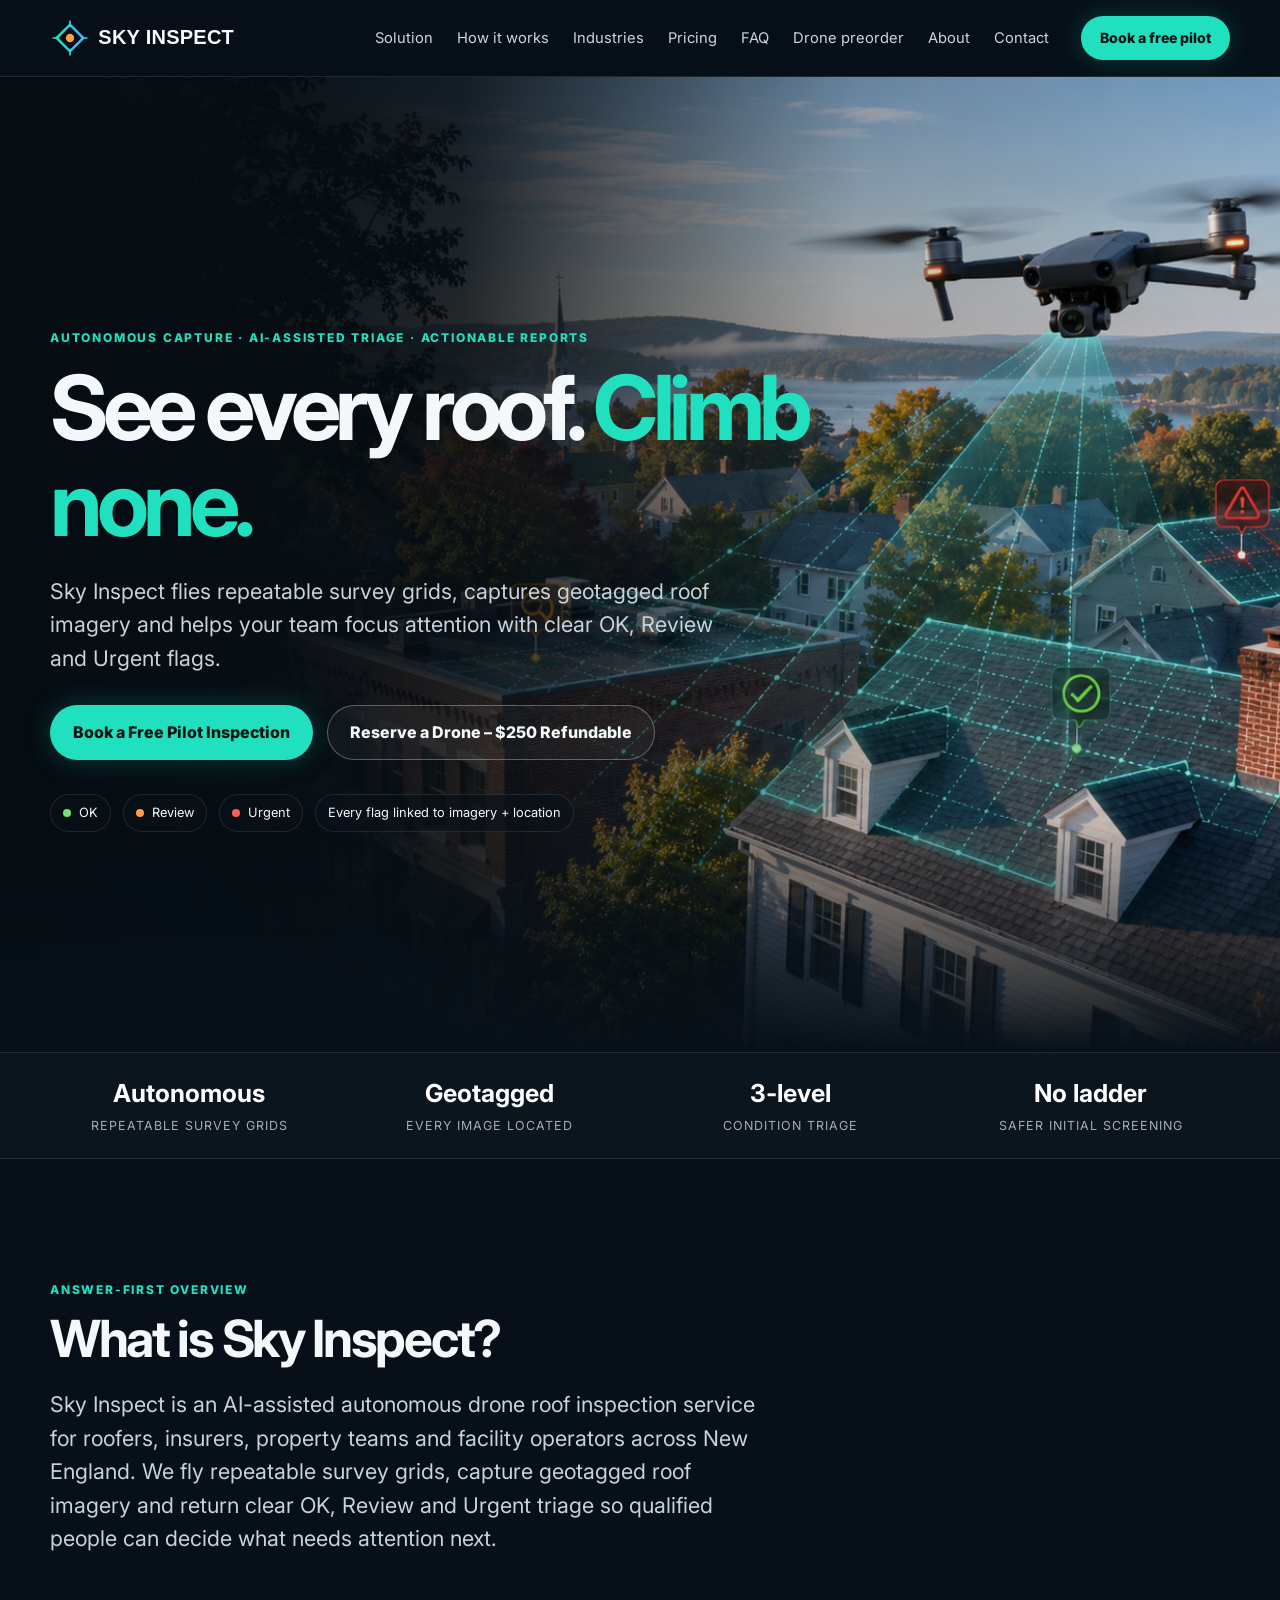
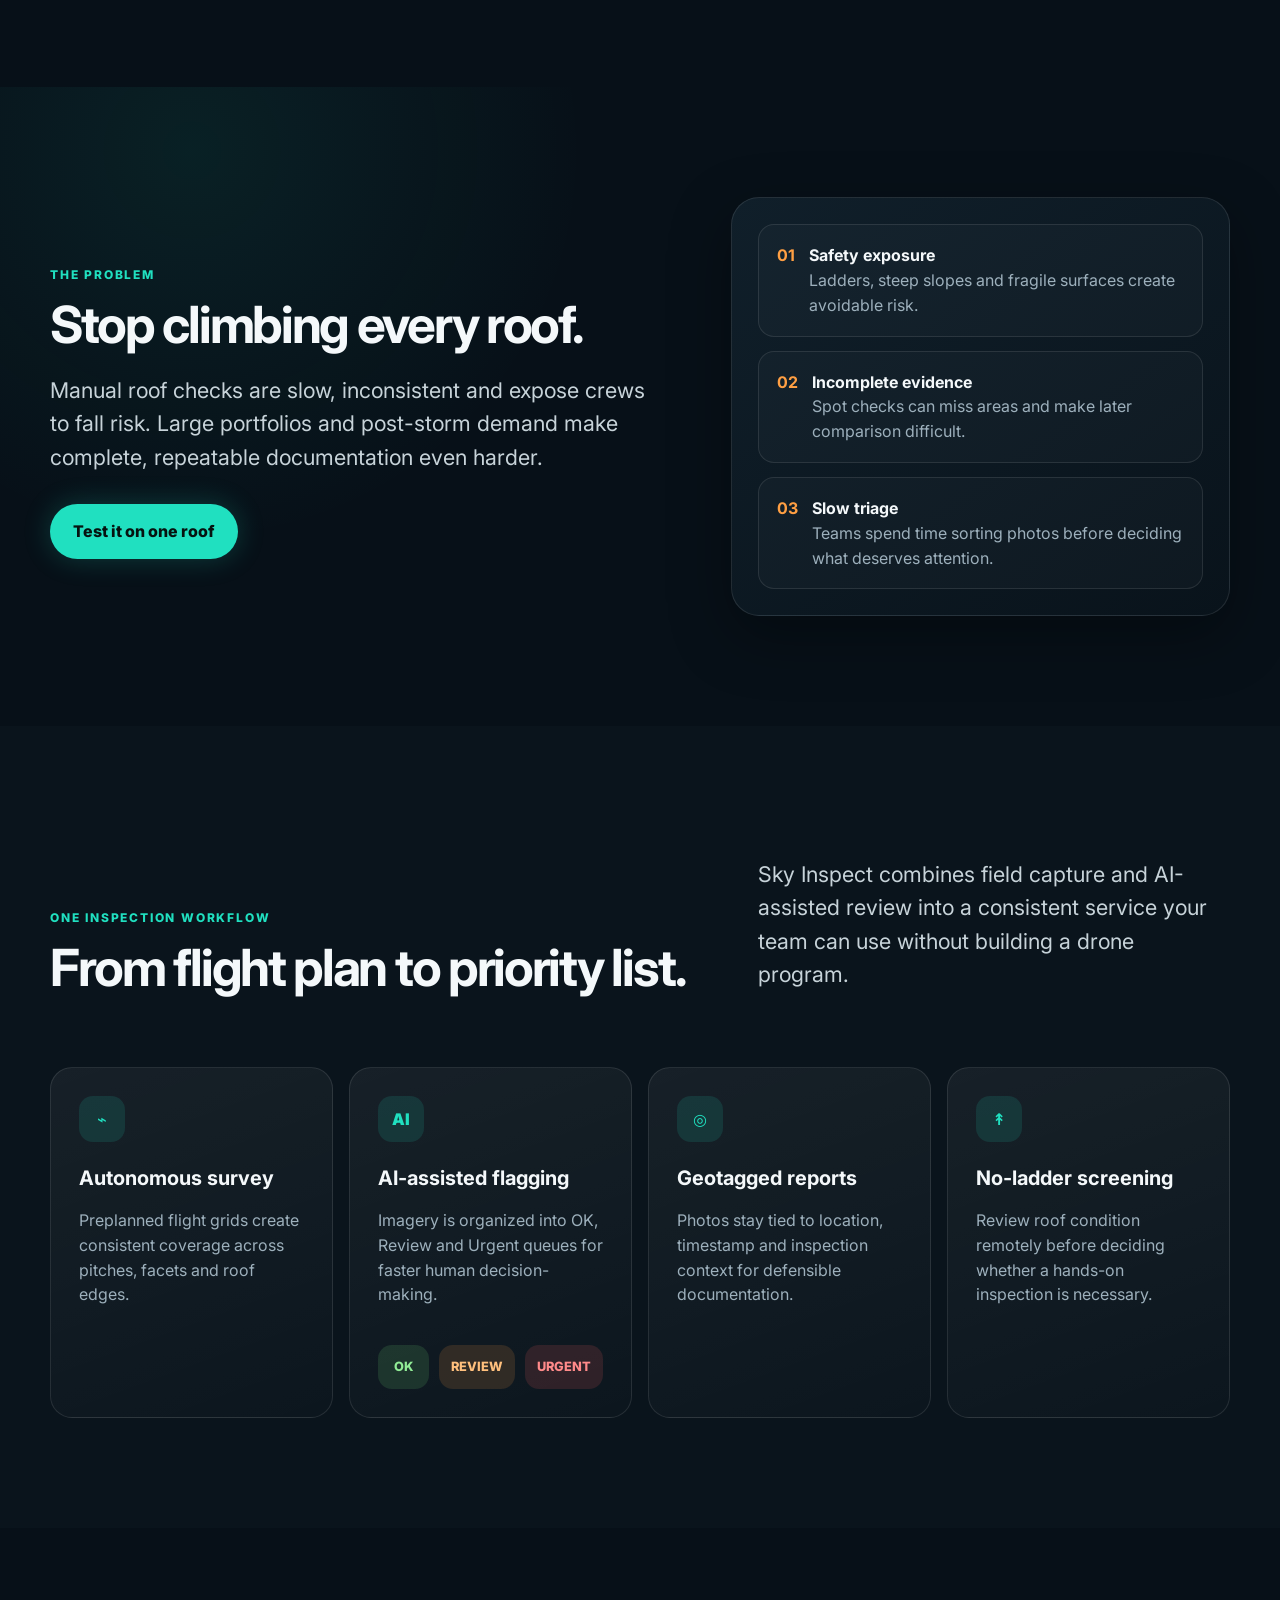
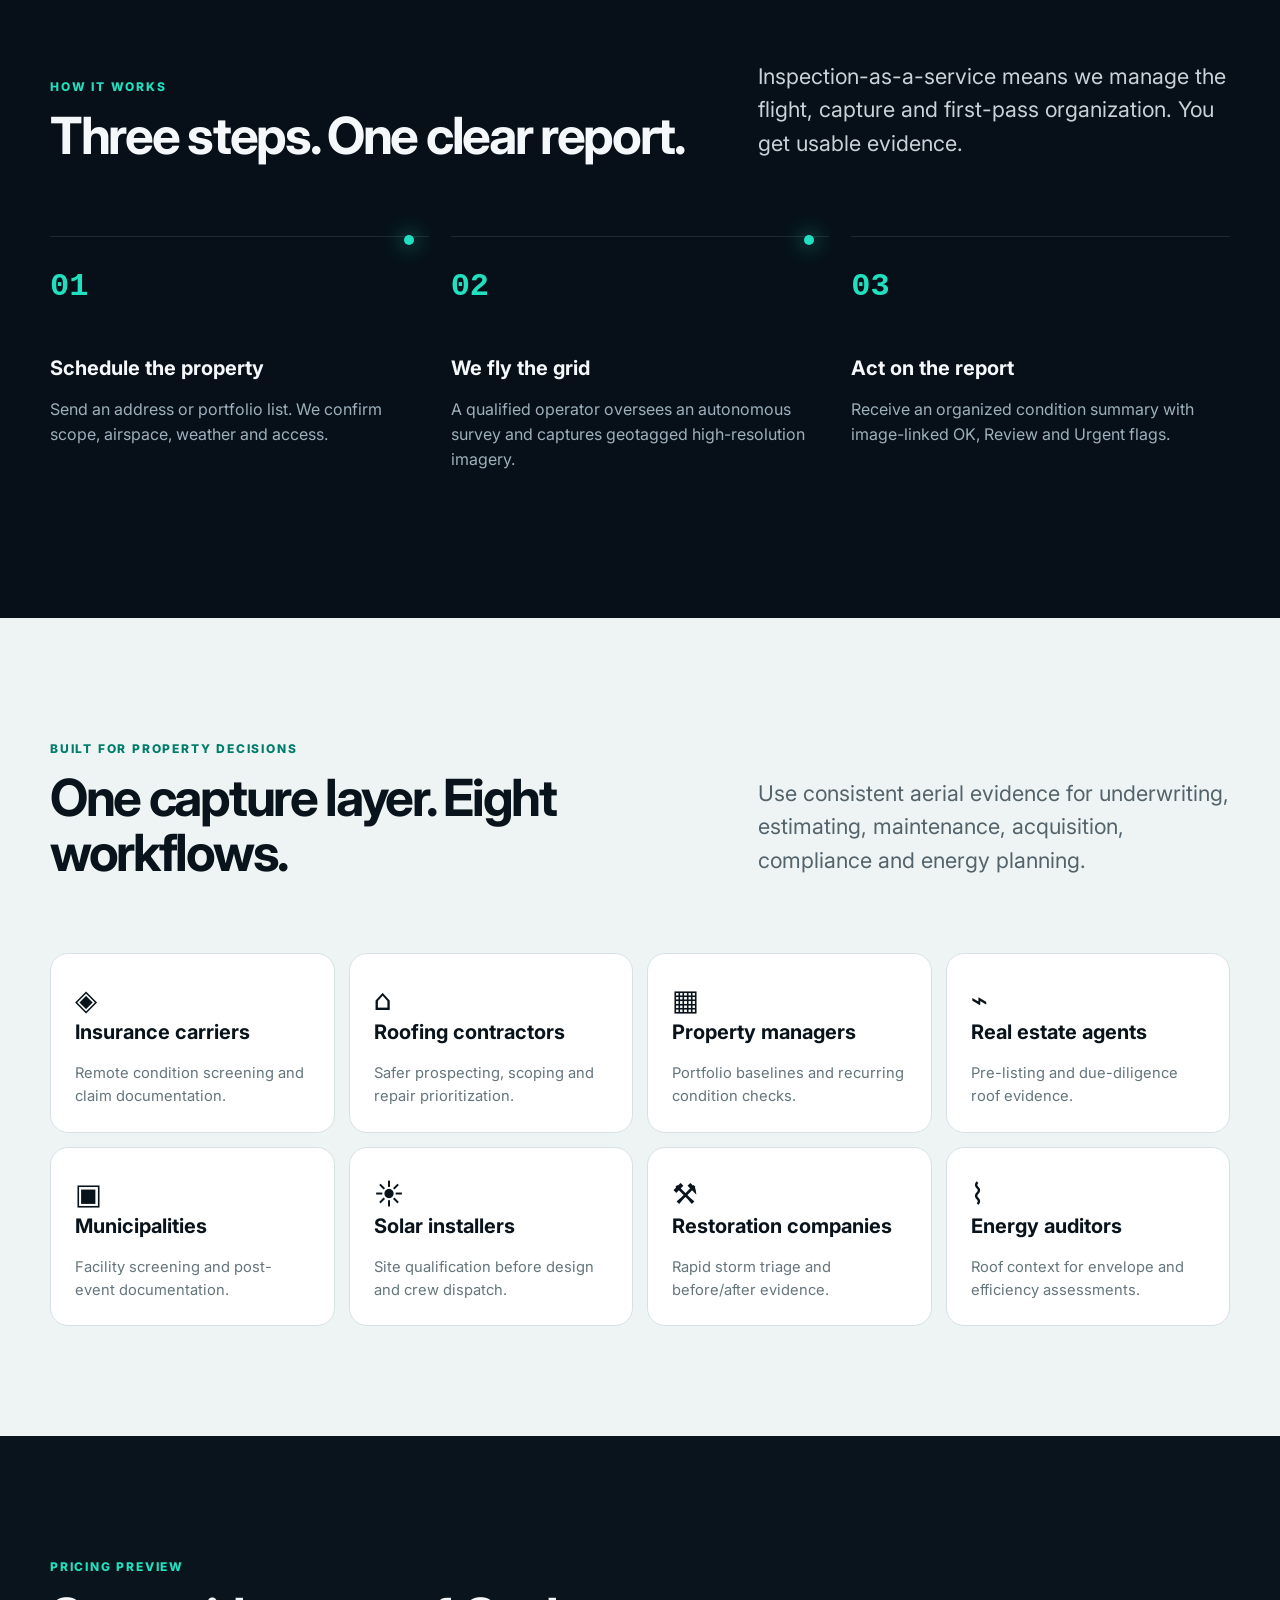
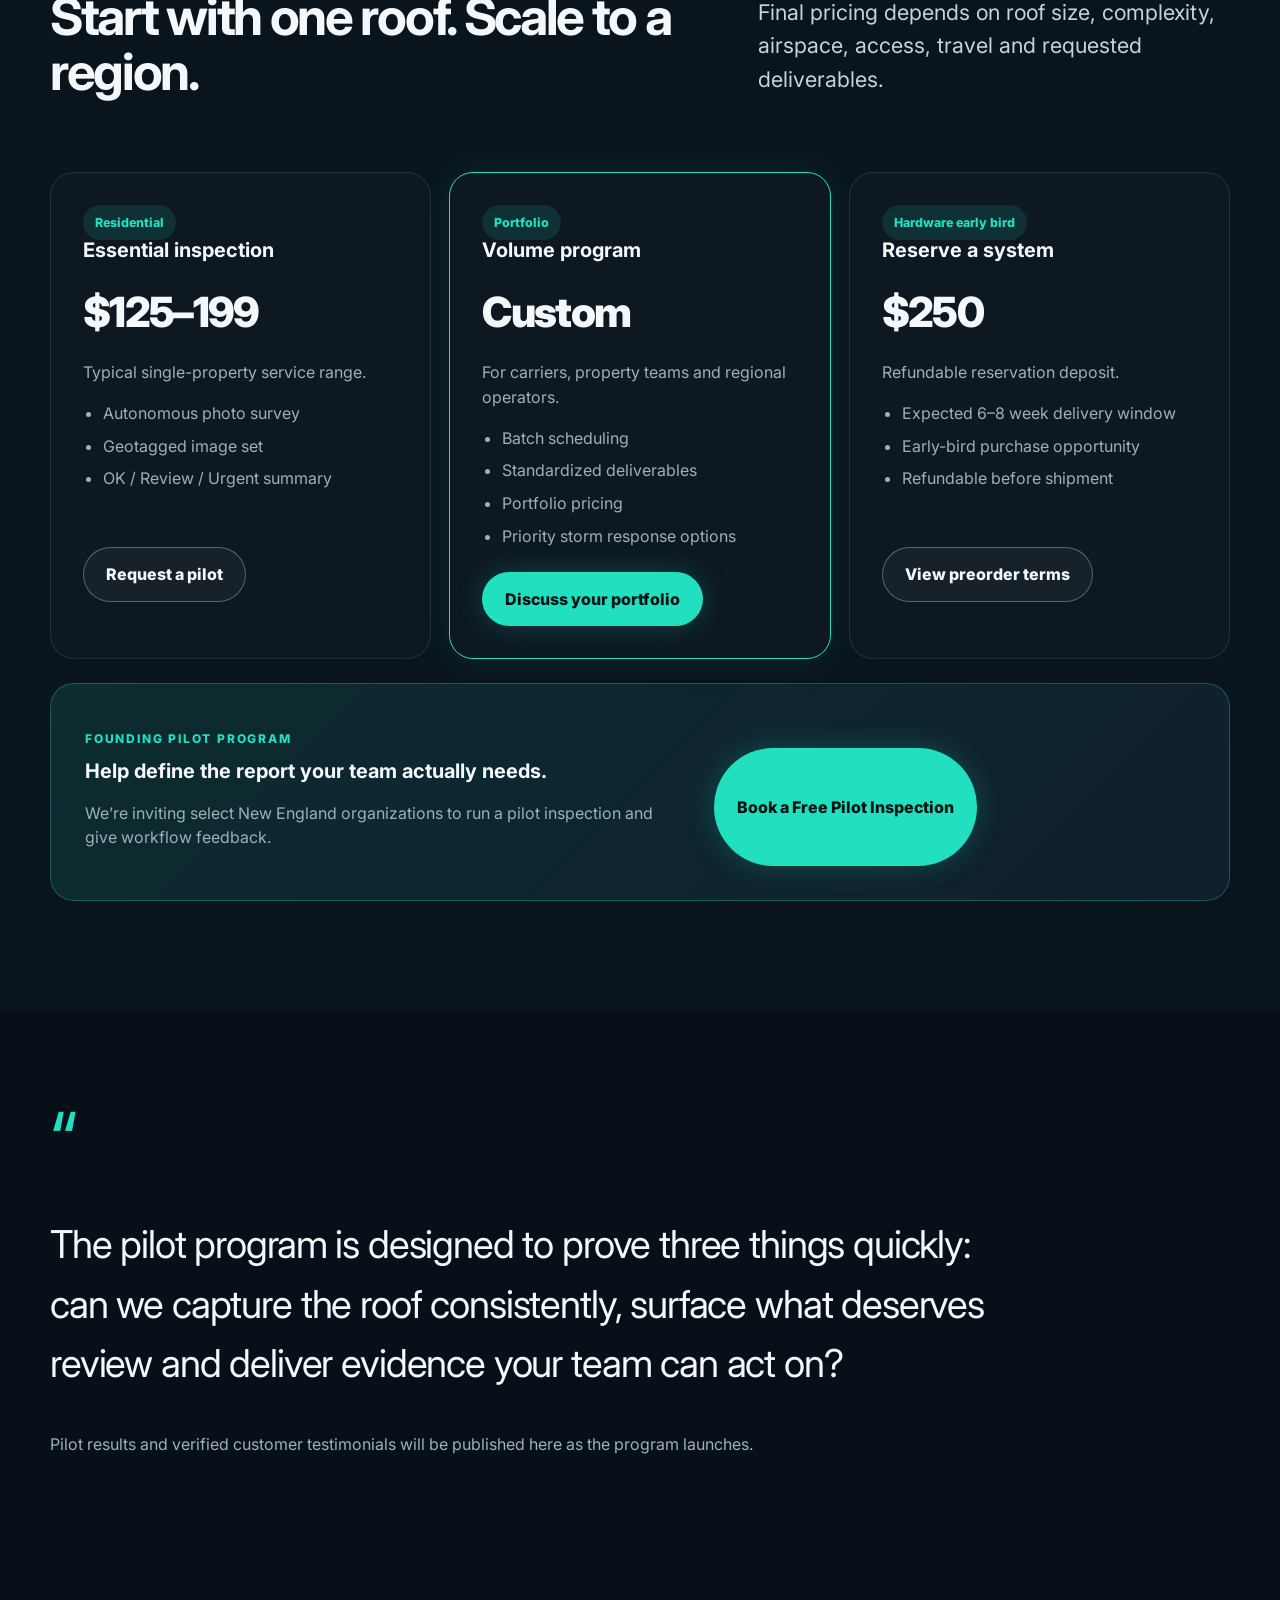
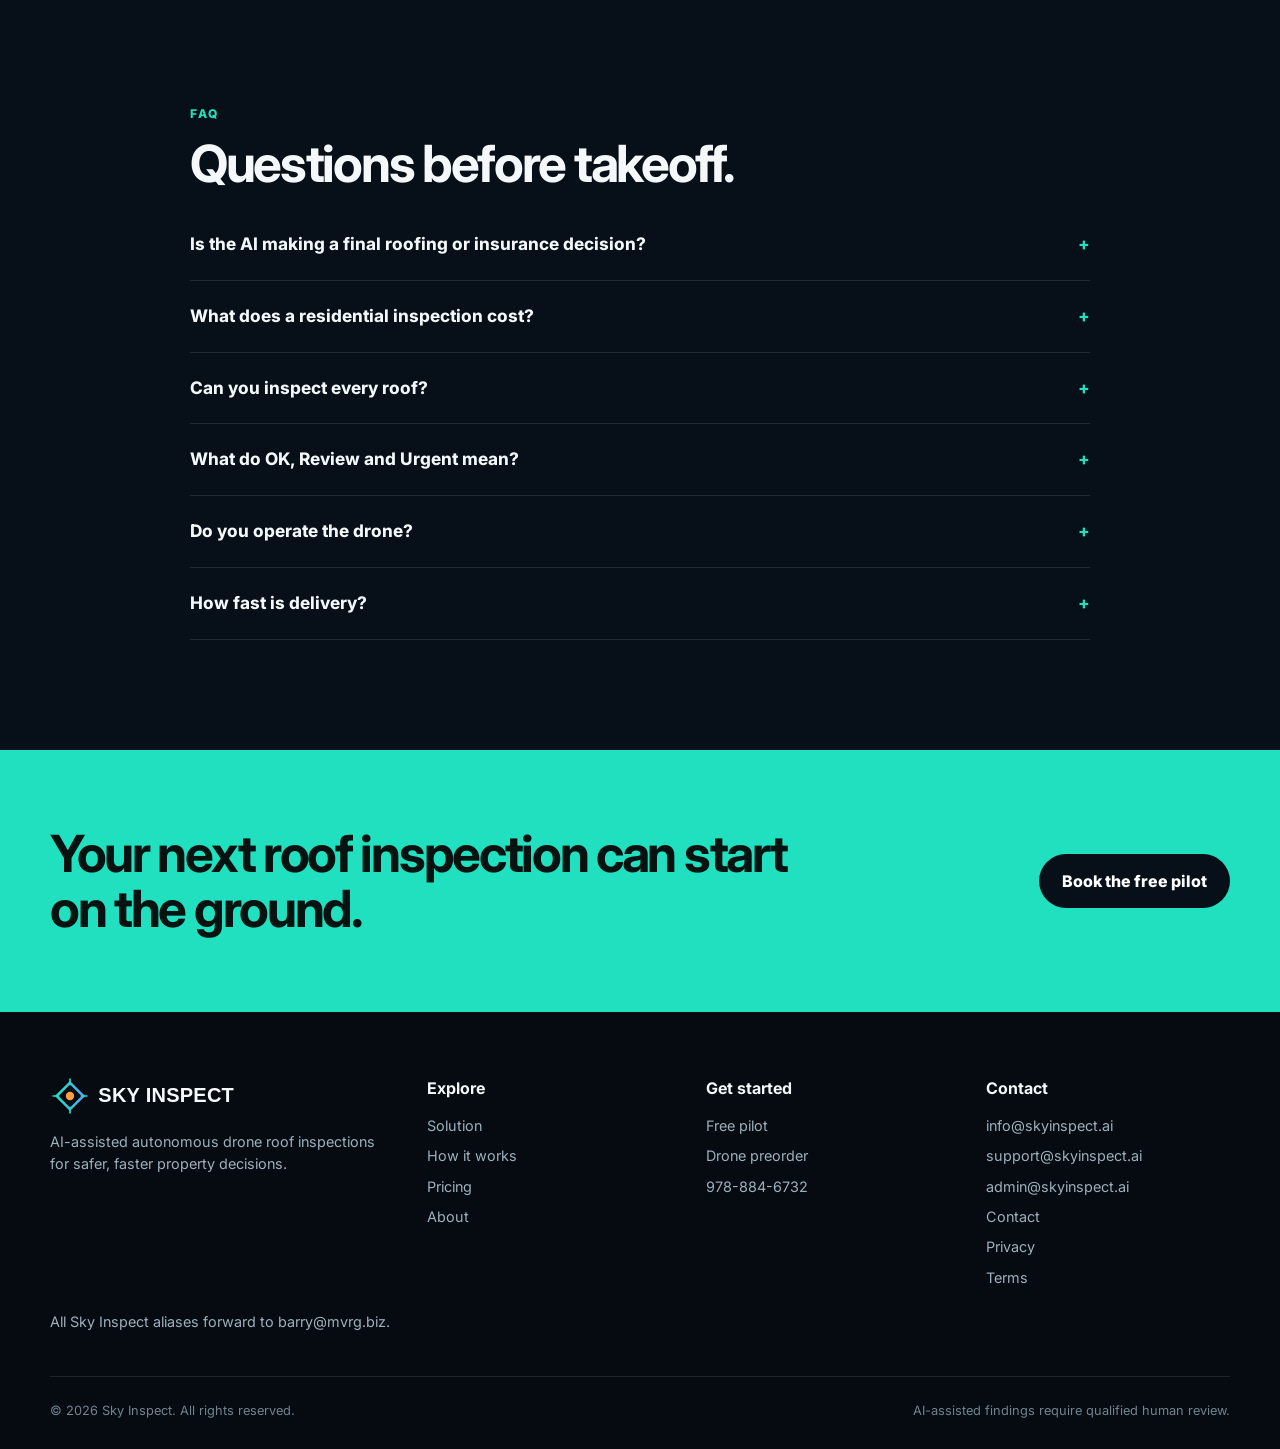
<file: index.html>
<!doctype html>
<html lang="en">
  <head>
    <meta charset="utf-8" />
    <meta name="viewport" content="width=device-width,initial-scale=1" />
    <script>document.documentElement.classList.add('js')</script>
    <title>Sky Inspect | AI-Assisted Autonomous Drone Roof Inspections</title>
    <meta
      name="description"
      content="Safer, faster roof inspections using autonomous drone survey grids, geotagged imagery and AI-assisted OK, Review and Urgent flagging."
    />
    <link rel="canonical" href="https://skyinspect.ai/" />
    <meta
      property="og:title"
      content="Sky Inspect — See every roof. Climb none."
    />
    <meta
      property="og:description"
      content="AI-assisted autonomous drone roof inspections for insurers, roofers and property teams."
    />
    <meta
      property="og:image"
      content="https://skyinspect.ai/assets/skyinspect-hero.png"
    />
    <link
      rel="icon"
      href="data:image/svg+xml,<svg xmlns=%22http://www.w3.org/2000/svg%22 viewBox=%220 0 100 100%22><rect width=%22100%22 height=%22100%22 rx=%2222%22 fill=%22%23071018%22/><path d=%22M15 50 50 15l35 35-35 35Z%22 fill=%22none%22 stroke=%22%2320e0c0%22 stroke-width=%228%22/><circle cx=%2250%22 cy=%2250%22 r=%2210%22 fill=%22%23ff9f43%22/></svg>"
    />
    <link rel="preconnect" href="https://fonts.googleapis.com" />
    <link rel="preconnect" href="https://fonts.gstatic.com" crossorigin />
    <link
      href="https://fonts.googleapis.com/css2?family=Inter:wght@400;500;600;700;800;900&display=swap"
      rel="stylesheet"
    />
    <link rel="stylesheet" href="/assets/styles.css" />
    <script type="application/ld+json">
      {
        "@context": "https://schema.org",
        "@graph": [
          {
            "@type": "ProfessionalService",
            "name": "Sky Inspect",
            "url": "https://skyinspect.ai",
            "telephone": "+1-978-884-6732",
            "email": "info@skyinspect.ai",
            "areaServed": "New England",
            "description": "AI-assisted autonomous drone roof inspection service."
          },
          {
            "@type": "Service",
            "name": "AI-assisted autonomous drone roof inspections",
            "provider": {
              "@type": "Organization",
              "name": "Sky Inspect",
              "url": "https://skyinspect.ai"
            },
            "areaServed": "New England",
            "serviceType": "Drone roof inspection",
            "audience": {
              "@type": "Audience",
              "audienceType": "Roofers, insurers, property managers and facility teams"
            },
            "description": "Sky Inspect flies repeatable survey grids, captures geotagged imagery and returns OK, Review and Urgent triage for qualified human review."
          },
          {
            "@type": "FAQPage",
            "mainEntity": [
              {
                "@type": "Question",
                "name": "Is the AI making a final roofing or insurance decision?",
                "acceptedAnswer": {
                  "@type": "Answer",
                  "text": "No. Sky Inspect provides AI-assisted condition flags to help qualified people prioritize review. It is not a substitute for engineering judgment, coverage determination, code review or a hands-on inspection when one is required."
                }
              },
              {
                "@type": "Question",
                "name": "What does a residential inspection cost?",
                "acceptedAnswer": {
                  "@type": "Answer",
                  "text": "Typical residential service is expected to range from $125 to $199 depending on roof size, complexity, airspace, travel and deliverables. We confirm price before scheduling."
                }
              },
              {
                "@type": "Question",
                "name": "Can you inspect every roof?",
                "acceptedAnswer": {
                  "@type": "Answer",
                  "text": "Most roofs can be surveyed, but flights depend on weather, airspace authorization, property access, local restrictions and safe operating conditions."
                }
              },
              {
                "@type": "Question",
                "name": "What do OK, Review and Urgent mean?",
                "acceptedAnswer": {
                  "@type": "Answer",
                  "text": "They are triage labels. OK means no obvious issue was flagged in the reviewed imagery; Review means a qualified person should examine the evidence; Urgent means the imagery appears to warrant prompt human attention. They are not warranties or final diagnoses."
                }
              }
            ]
          }
        ]
      }
    </script>
  </head>
  <body>
    <header class="site-header">
      <div class="container nav">
        <a href="/" aria-label="Sky Inspect home"
          ><img class="logo" src="/assets/logo.svg" alt="Sky Inspect"
        /></a>
        <nav class="navlinks" aria-label="Primary">
          <a href="#solution">Solution</a><a href="#process">How it works</a
          ><a href="#industries">Industries</a><a href="#pricing">Pricing</a
          ><a href="#faq">FAQ</a><a href="/preorder/">Drone preorder</a
          ><a href="/about/">About</a><a href="/contact/">Contact</a>
        </nav>
        <button
          class="menu"
          aria-label="Toggle navigation"
          aria-expanded="false"
        >
          ☰</button
        ><a class="btn btn-primary btn-small" href="/pilot/"
          >Book a free pilot</a
        >
      </div>
    </header>
    <main>
      <section class="hero">
        <video
          class="hero-video"
          autoplay
          muted
          loop
          playsinline
          preload="metadata"
          poster="/assets/skyinspect-hero.png"
          aria-hidden="true"
          tabindex="-1"
        >
          <source src="/assets/hero-city-drone-bg.mp4" type="video/mp4" />
        </video>
        <div class="container hero-content">
          <p class="eyebrow">
            Autonomous capture · AI-assisted triage · Actionable reports
          </p>
          <h1>See every roof. <span>Climb none.</span></h1>
          <p class="lead">
            Sky Inspect flies repeatable survey grids, captures geotagged roof
            imagery and helps your team focus attention with clear OK, Review
            and Urgent flags.
          </p>
          <div class="actions">
            <a class="btn btn-primary" href="/pilot/"
              >Book a Free Pilot Inspection</a
            ><a class="btn btn-secondary" href="/preorder/"
              >Reserve a Drone – $250 Refundable</a
            >
          </div>
          <div class="status-row">
            <span class="status"><i class="dot ok"></i> OK</span
            ><span class="status"><i class="dot review"></i> Review</span
            ><span class="status"><i class="dot urgent"></i> Urgent</span
            ><span class="status">Every flag linked to imagery + location</span>
          </div>
        </div>
      </section>
      <div class="trust">
        <div class="container trust-inner">
          <div class="trust-item">
            <strong>Autonomous</strong><span>Repeatable survey grids</span>
          </div>
          <div class="trust-item">
            <strong>Geotagged</strong><span>Every image located</span>
          </div>
          <div class="trust-item">
            <strong>3-level</strong><span>Condition triage</span>
          </div>
          <div class="trust-item">
            <strong>No ladder</strong><span>Safer initial screening</span>
          </div>
        </div>
      </div>
      <section>
        <div class="container reveal">
          <p class="eyebrow">Answer-first overview</p>
          <h2>What is Sky Inspect?</h2>
          <p class="lead">
            Sky Inspect is an AI-assisted autonomous drone roof inspection
            service for roofers, insurers, property teams and facility
            operators across New England. We fly repeatable survey grids,
            capture geotagged roof imagery and return clear OK, Review and
            Urgent triage so qualified people can decide what needs attention
            next.
          </p>
        </div>
      </section>
      <section class="problem">
        <div class="container problem-grid">
          <div class="reveal">
            <p class="eyebrow">The problem</p>
            <h2>Stop climbing every roof.</h2>
            <p class="lead">
              Manual roof checks are slow, inconsistent and expose crews to fall
              risk. Large portfolios and post-storm demand make complete,
              repeatable documentation even harder.
            </p>
            <div class="actions">
              <a class="btn btn-primary" href="/pilot/">Test it on one roof</a>
            </div>
          </div>
          <div class="problem-visual reveal">
            <div class="risk-list">
              <div class="risk">
                <b>01</b>
                <div>
                  <strong>Safety exposure</strong><br /><span class="muted"
                    >Ladders, steep slopes and fragile surfaces create avoidable
                    risk.</span
                  >
                </div>
              </div>
              <div class="risk">
                <b>02</b>
                <div>
                  <strong>Incomplete evidence</strong><br /><span class="muted"
                    >Spot checks can miss areas and make later comparison
                    difficult.</span
                  >
                </div>
              </div>
              <div class="risk">
                <b>03</b>
                <div>
                  <strong>Slow triage</strong><br /><span class="muted"
                    >Teams spend time sorting photos before deciding what
                    deserves attention.</span
                  >
                </div>
              </div>
            </div>
          </div>
        </div>
      </section>
      <section class="features" id="solution">
        <div class="container">
          <div class="section-head reveal">
            <div>
              <p class="eyebrow">One inspection workflow</p>
              <h2>From flight plan to priority list.</h2>
            </div>
            <p class="lead">
              Sky Inspect combines field capture and AI-assisted review into a
              consistent service your team can use without building a drone
              program.
            </p>
          </div>
          <div class="card-grid">
            <article class="card reveal">
              <div class="icon">⌁</div>
              <h3>Autonomous survey</h3>
              <p>
                Preplanned flight grids create consistent coverage across
                pitches, facets and roof edges.
              </p>
            </article>
            <article class="card reveal">
              <div class="icon">AI</div>
              <h3>AI-assisted flagging</h3>
              <p>
                Imagery is organized into OK, Review and Urgent queues for
                faster human decision-making.
              </p>
              <div class="report-mini">
                <div class="r1">OK</div>
                <div class="r2">REVIEW</div>
                <div class="r3">URGENT</div>
              </div>
            </article>
            <article class="card reveal">
              <div class="icon">◎</div>
              <h3>Geotagged reports</h3>
              <p>
                Photos stay tied to location, timestamp and inspection context
                for defensible documentation.
              </p>
            </article>
            <article class="card reveal">
              <div class="icon">↟</div>
              <h3>No-ladder screening</h3>
              <p>
                Review roof condition remotely before deciding whether a
                hands-on inspection is necessary.
              </p>
            </article>
          </div>
        </div>
      </section>
      <section id="process">
        <div class="container">
          <div class="section-head reveal">
            <div>
              <p class="eyebrow">How it works</p>
              <h2>Three steps. One clear report.</h2>
            </div>
            <p class="lead">
              Inspection-as-a-service means we manage the flight, capture and
              first-pass organization. You get usable evidence.
            </p>
          </div>
          <div class="steps">
            <article class="step reveal">
              <h3>Schedule the property</h3>
              <p class="muted">
                Send an address or portfolio list. We confirm scope, airspace,
                weather and access.
              </p>
            </article>
            <article class="step reveal">
              <h3>We fly the grid</h3>
              <p class="muted">
                A qualified operator oversees an autonomous survey and captures
                geotagged high-resolution imagery.
              </p>
            </article>
            <article class="step reveal">
              <h3>Act on the report</h3>
              <p class="muted">
                Receive an organized condition summary with image-linked OK,
                Review and Urgent flags.
              </p>
            </article>
          </div>
        </div>
      </section>
      <section class="usecases" id="industries">
        <div class="container">
          <div class="section-head reveal">
            <div>
              <p class="eyebrow">Built for property decisions</p>
              <h2>One capture layer. Eight workflows.</h2>
            </div>
            <p class="lead muted">
              Use consistent aerial evidence for underwriting, estimating,
              maintenance, acquisition, compliance and energy planning.
            </p>
          </div>
          <div class="use-grid">
            <article class="use reveal">
              <span>◈</span>
              <div>
                <h3>Insurance carriers</h3>
                <p>Remote condition screening and claim documentation.</p>
              </div>
            </article>
            <article class="use reveal">
              <span>⌂</span>
              <div>
                <h3>Roofing contractors</h3>
                <p>Safer prospecting, scoping and repair prioritization.</p>
              </div>
            </article>
            <article class="use reveal">
              <span>▦</span>
              <div>
                <h3>Property managers</h3>
                <p>Portfolio baselines and recurring condition checks.</p>
              </div>
            </article>
            <article class="use reveal">
              <span>⌁</span>
              <div>
                <h3>Real estate agents</h3>
                <p>Pre-listing and due-diligence roof evidence.</p>
              </div>
            </article>
            <article class="use reveal">
              <span>▣</span>
              <div>
                <h3>Municipalities</h3>
                <p>Facility screening and post-event documentation.</p>
              </div>
            </article>
            <article class="use reveal">
              <span>☀</span>
              <div>
                <h3>Solar installers</h3>
                <p>Site qualification before design and crew dispatch.</p>
              </div>
            </article>
            <article class="use reveal">
              <span>⚒</span>
              <div>
                <h3>Restoration companies</h3>
                <p>Rapid storm triage and before/after evidence.</p>
              </div>
            </article>
            <article class="use reveal">
              <span>⌇</span>
              <div>
                <h3>Energy auditors</h3>
                <p>Roof context for envelope and efficiency assessments.</p>
              </div>
            </article>
          </div>
        </div>
      </section>
      <section class="pricing" id="pricing">
        <div class="container">
          <div class="section-head reveal">
            <div>
              <p class="eyebrow">Pricing preview</p>
              <h2>Start with one roof. Scale to a region.</h2>
            </div>
            <p class="lead">
              Final pricing depends on roof size, complexity, airspace, access,
              travel and requested deliverables.
            </p>
          </div>
          <div class="price-grid">
            <article class="price reveal">
              <span class="badge">Residential</span>
              <h3>Essential inspection</h3>
              <div class="amount">$125–199</div>
              <p class="muted">Typical single-property service range.</p>
              <ul>
                <li>Autonomous photo survey</li>
                <li>Geotagged image set</li>
                <li>OK / Review / Urgent summary</li>
              </ul>
              <a class="btn btn-secondary" href="/pilot/">Request a pilot</a>
            </article>
            <article class="price featured reveal">
              <span class="badge">Portfolio</span>
              <h3>Volume program</h3>
              <div class="amount">Custom</div>
              <p class="muted">
                For carriers, property teams and regional operators.
              </p>
              <ul>
                <li>Batch scheduling</li>
                <li>Standardized deliverables</li>
                <li>Portfolio pricing</li>
                <li>Priority storm response options</li>
              </ul>
              <a class="btn btn-primary" href="/pilot/"
                >Discuss your portfolio</a
              >
            </article>
            <article class="price reveal">
              <span class="badge">Hardware early bird</span>
              <h3>Reserve a system</h3>
              <div class="amount">$250</div>
              <p class="muted">Refundable reservation deposit.</p>
              <ul>
                <li>Expected 6–8 week delivery window</li>
                <li>Early-bird purchase opportunity</li>
                <li>Refundable before shipment</li>
              </ul>
              <a class="btn btn-secondary" href="/preorder/"
                >View preorder terms</a
              >
            </article>
          </div>
          <div class="pilot reveal">
            <div>
              <p class="eyebrow">Founding pilot program</p>
              <h3>Help define the report your team actually needs.</h3>
              <p class="muted">
                We’re inviting select New England organizations to run a pilot
                inspection and give workflow feedback.
              </p>
            </div>
            <div class="actions">
              <a class="btn btn-primary" href="/pilot/"
                >Book a Free Pilot Inspection</a
              >
            </div>
          </div>
        </div>
      </section>
      <section>
        <div class="container reveal">
          <span class="quote-mark">“</span>
          <p class="quote">
            The pilot program is designed to prove three things quickly: can we
            capture the roof consistently, surface what deserves review and
            deliver evidence your team can act on?
          </p>
          <p class="muted">
            Pilot results and verified customer testimonials will be published
            here as the program launches.
          </p>
        </div>
      </section>
      <section id="faq">
        <div class="container faq">
          <p class="eyebrow">FAQ</p>
          <h2>Questions before takeoff.</h2>
          <details>
            <summary>
              Is the AI making a final roofing or insurance decision?
            </summary>
            <p>
              No. Sky Inspect provides AI-assisted condition flags to help
              qualified people prioritize review. It is not a substitute for
              engineering judgment, coverage determination, code review or a
              hands-on inspection when one is required.
            </p>
          </details>
          <details>
            <summary>What does a residential inspection cost?</summary>
            <p>
              Typical residential service is expected to range from $125 to $199
              depending on roof size, complexity, airspace, travel and
              deliverables. We confirm price before scheduling.
            </p>
          </details>
          <details>
            <summary>Can you inspect every roof?</summary>
            <p>
              Most roofs can be surveyed, but flights depend on weather,
              airspace authorization, property access, local restrictions and
              safe operating conditions.
            </p>
          </details>
          <details>
            <summary>What do OK, Review and Urgent mean?</summary>
            <p>
              They are triage labels. OK means no obvious issue was flagged in
              the reviewed imagery; Review means a qualified person should
              examine the evidence; Urgent means the imagery appears to warrant
              prompt human attention. They are not warranties or final
              diagnoses.
            </p>
          </details>
          <details>
            <summary>Do you operate the drone?</summary>
            <p>
              Yes. Inspection-as-a-service is the primary offering. Hardware
              reservations are secondary for organizations planning their own
              compatible program.
            </p>
          </details>
          <details>
            <summary>How fast is delivery?</summary>
            <p>
              Turnaround depends on scope and demand. A target delivery time is
              confirmed with every quote, with expedited options considered for
              storm response.
            </p>
          </details>
        </div>
      </section>
      <section class="cta-band">
        <div class="container">
          <h2>Your next roof inspection can start on the ground.</h2>
          <a class="btn" href="/pilot/">Book the free pilot</a>
        </div>
      </section>
    </main>
    <footer class="footer">
      <div class="container">
        <div class="footer-grid">
          <div>
            <img class="logo" src="/assets/logo.svg" alt="Sky Inspect" />
            <p>
              AI-assisted autonomous drone roof inspections for safer, faster
              property decisions.
            </p>
          </div>
          <div>
            <h4>Explore</h4>
            <a href="#solution">Solution</a><a href="#process">How it works</a
            ><a href="#pricing">Pricing</a><a href="/about/">About</a>
          </div>
          <div>
            <h4>Get started</h4>
            <a href="/pilot/">Free pilot</a
            ><a href="/preorder/">Drone preorder</a
            ><a href="tel:+19788846732">978-884-6732</a>
          </div>
          <div>
            <h4>Contact</h4>
            <a href="mailto:info@skyinspect.ai">info@skyinspect.ai</a
            ><a href="mailto:support@skyinspect.ai">support@skyinspect.ai</a
            ><a href="mailto:admin@skyinspect.ai">admin@skyinspect.ai</a
            ><a href="/contact/">Contact</a><a href="/privacy/">Privacy</a
            ><a href="/terms/">Terms</a>
          </div>
        </div>
        <p class="fine">All Sky Inspect aliases forward to barry@mvrg.biz.</p>
        <div class="footer-bottom">
          <span>© 2026 Sky Inspect. All rights reserved.</span
          ><span>AI-assisted findings require qualified human review.</span>
        </div>
      </div>
    </footer>
    <script src="/assets/site.js" defer></script>
  </body>
</html>
</file>
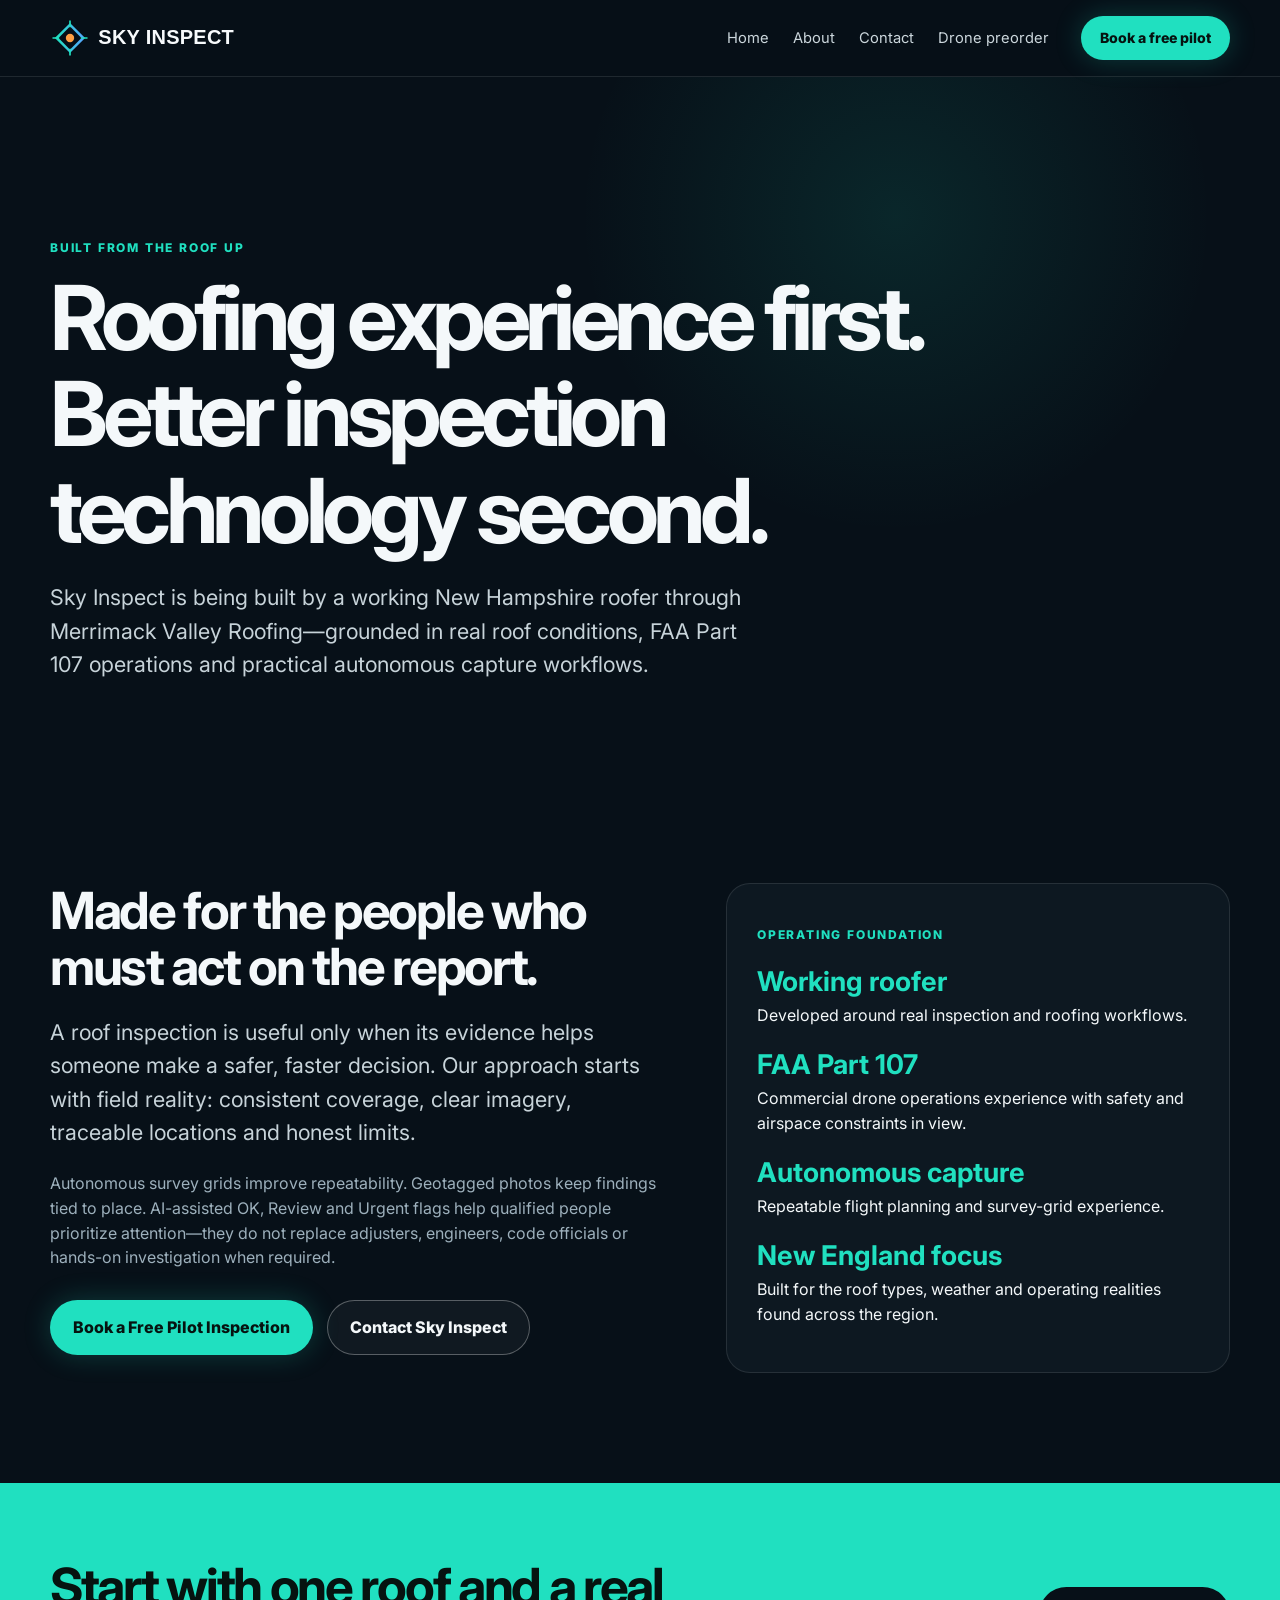
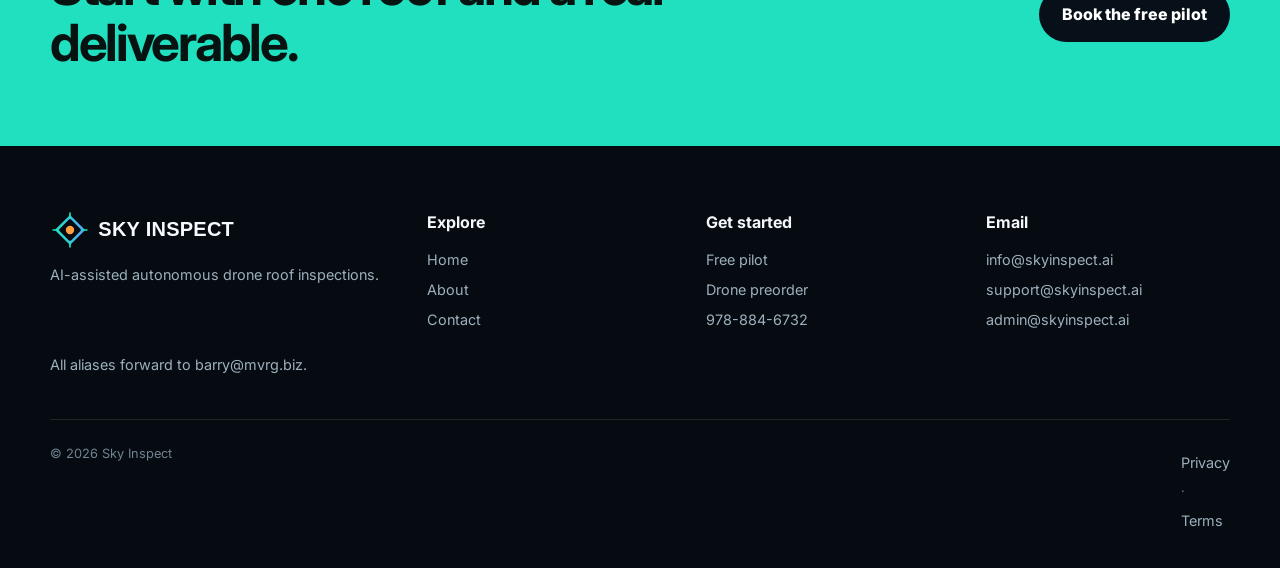
<file: about/index.html>
<!doctype html><html lang="en"><head><meta charset="utf-8"><meta name="viewport" content="width=device-width,initial-scale=1"><title>About Sky Inspect | Built From the Roof Up</title><meta name="description" content="Sky Inspect is built by a working New Hampshire roofer with FAA Part 107 and autonomous drone operations experience."><link rel="canonical" href="https://skyinspect.ai/about/"><link rel="preconnect" href="https://fonts.googleapis.com"><link rel="preconnect" href="https://fonts.gstatic.com" crossorigin><link href="https://fonts.googleapis.com/css2?family=Inter:wght@400;500;600;700;800;900&display=swap" rel="stylesheet"><link rel="stylesheet" href="/assets/styles.css"></head><body>
<header class="site-header"><div class="container nav"><a href="/"><img class="logo" src="/assets/logo.svg" alt="Sky Inspect"></a><nav class="navlinks"><a href="/">Home</a><a href="/about/">About</a><a href="/contact/">Contact</a><a href="/preorder/">Drone preorder</a></nav><button class="menu" aria-label="Toggle navigation" aria-expanded="false">☰</button><a class="btn btn-primary btn-small" href="/pilot/">Book a free pilot</a></div></header>
<main><section class="page-hero"><div class="container"><p class="eyebrow">Built from the roof up</p><h1>Roofing experience first. Better inspection technology second.</h1><p class="lead">Sky Inspect is being built by a working New Hampshire roofer through Merrimack Valley Roofing—grounded in real roof conditions, FAA Part 107 operations and practical autonomous capture workflows.</p></div></section>
<section><div class="container story-grid"><div><h2>Made for the people who must act on the report.</h2><p class="lead">A roof inspection is useful only when its evidence helps someone make a safer, faster decision. Our approach starts with field reality: consistent coverage, clear imagery, traceable locations and honest limits.</p><p class="muted">Autonomous survey grids improve repeatability. Geotagged photos keep findings tied to place. AI-assisted OK, Review and Urgent flags help qualified people prioritize attention—they do not replace adjusters, engineers, code officials or hands-on investigation when required.</p><div class="actions"><a class="btn btn-primary" href="/pilot/">Book a Free Pilot Inspection</a><a class="btn btn-secondary" href="/contact/">Contact Sky Inspect</a></div></div><aside class="story-card"><p class="eyebrow">Operating foundation</p><p><strong>Working roofer</strong>Developed around real inspection and roofing workflows.</p><p><strong>FAA Part 107</strong>Commercial drone operations experience with safety and airspace constraints in view.</p><p><strong>Autonomous capture</strong>Repeatable flight planning and survey-grid experience.</p><p><strong>New England focus</strong>Built for the roof types, weather and operating realities found across the region.</p></aside></div></section>
<section class="cta-band"><div class="container"><h2>Start with one roof and a real deliverable.</h2><a class="btn" href="/pilot/">Book the free pilot</a></div></section></main>
<footer class="footer"><div class="container"><div class="footer-grid"><div><img class="logo" src="/assets/logo.svg" alt="Sky Inspect"><p>AI-assisted autonomous drone roof inspections.</p></div><div><h4>Explore</h4><a href="/">Home</a><a href="/about/">About</a><a href="/contact/">Contact</a></div><div><h4>Get started</h4><a href="/pilot/">Free pilot</a><a href="/preorder/">Drone preorder</a><a href="tel:+19788846732">978-884-6732</a></div><div><h4>Email</h4><a href="mailto:info@skyinspect.ai">info@skyinspect.ai</a><a href="mailto:support@skyinspect.ai">support@skyinspect.ai</a><a href="mailto:admin@skyinspect.ai">admin@skyinspect.ai</a></div></div><p class="fine">All aliases forward to barry@mvrg.biz.</p><div class="footer-bottom"><span>© 2026 Sky Inspect</span><span><a href="/privacy/">Privacy</a> · <a href="/terms/">Terms</a></span></div></div></footer><script src="/assets/site.js" defer></script></body></html>
</file>
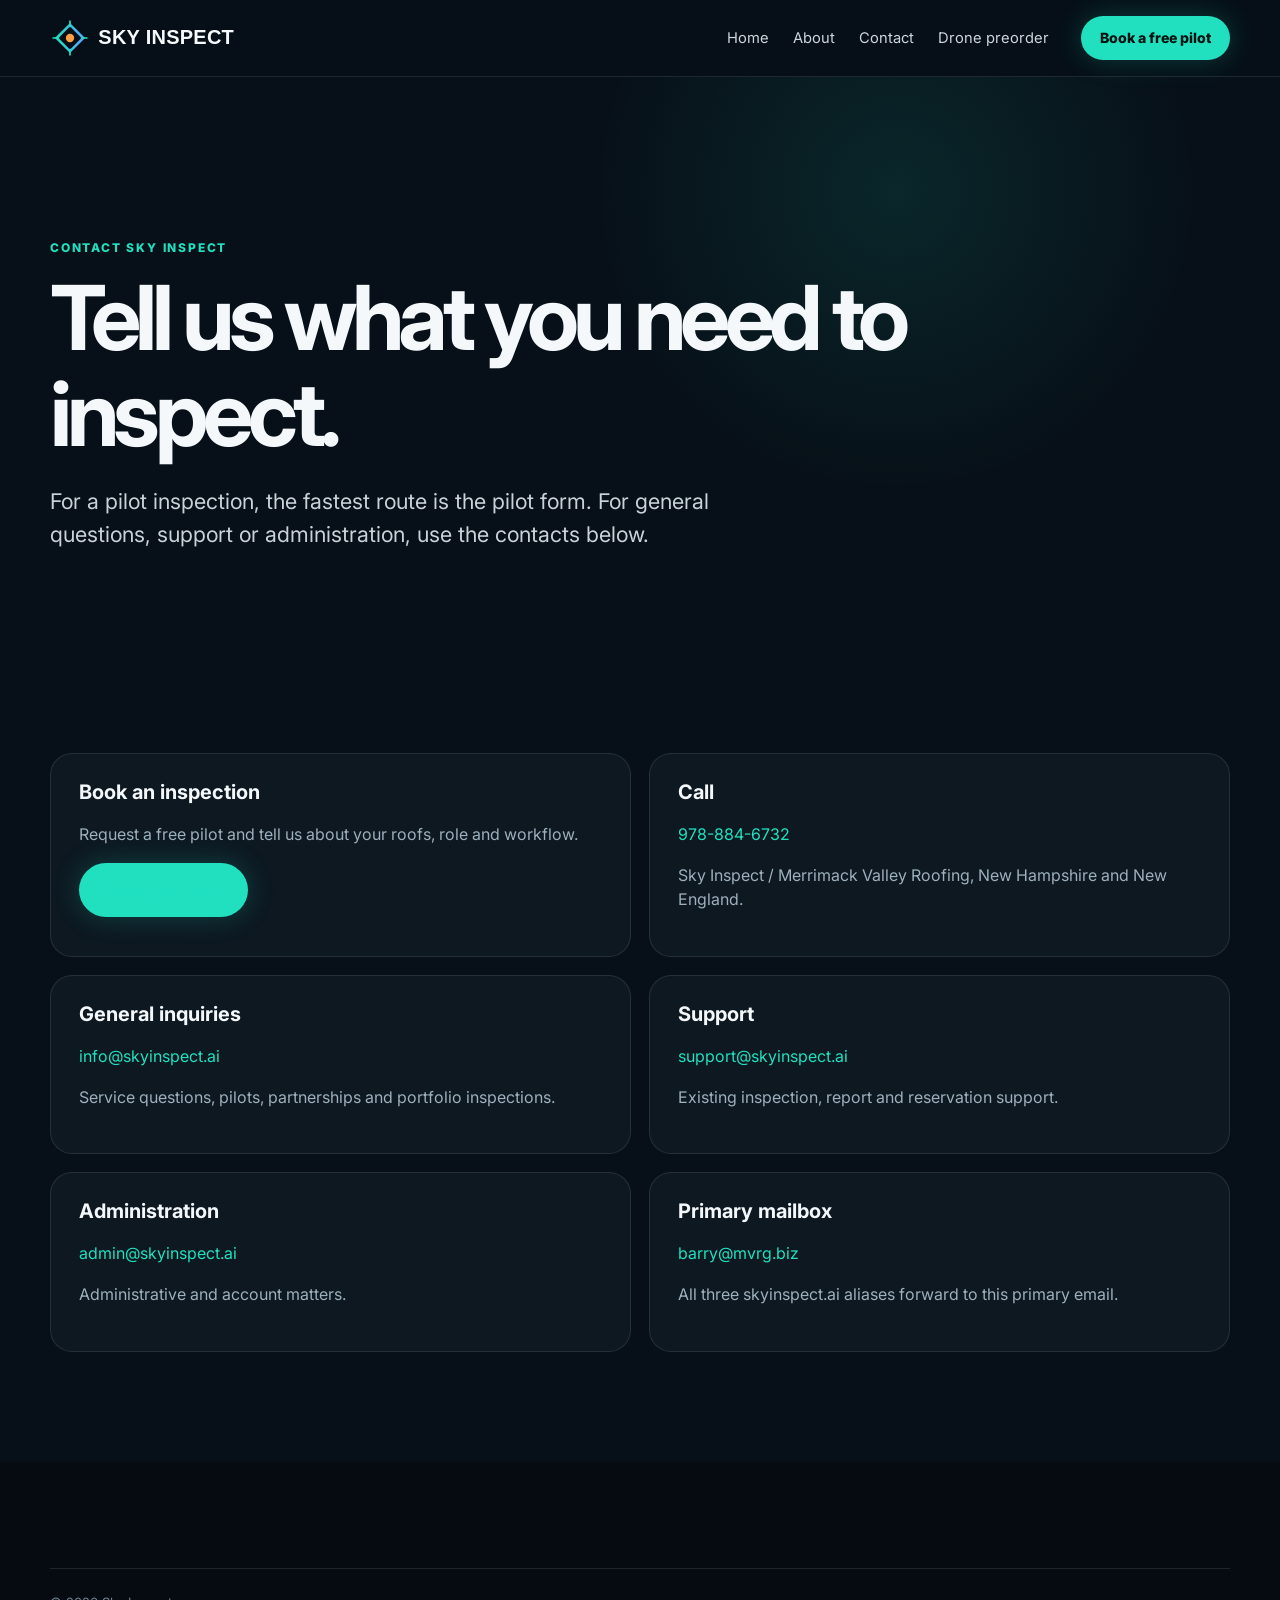
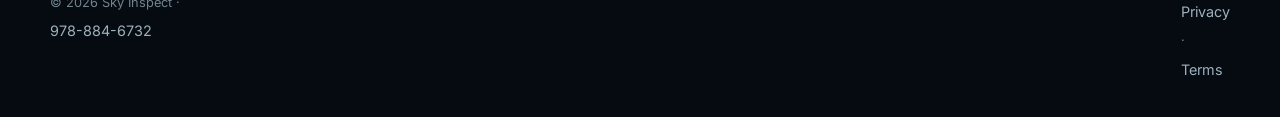
<file: contact/index.html>
<!doctype html>
<html lang="en">
  <head>
    <meta charset="utf-8" />
    <meta name="viewport" content="width=device-width,initial-scale=1" />
    <title>Contact Sky Inspect</title>
    <meta
      name="description"
      content="Contact Sky Inspect for autonomous drone roof inspection pilots, support and hardware reservations."
    />
    <link rel="canonical" href="https://skyinspect.ai/contact/" />
    <link rel="preconnect" href="https://fonts.googleapis.com" />
    <link rel="preconnect" href="https://fonts.gstatic.com" crossorigin />
    <link
      href="https://fonts.googleapis.com/css2?family=Inter:wght@400;500;600;700;800;900&display=swap"
      rel="stylesheet"
    />
    <link rel="stylesheet" href="/assets/styles.css" />
    <script type="application/ld+json">
      {
        "@context": "https://schema.org",
        "@graph": [
          {
            "@type": "Organization",
            "name": "Sky Inspect",
            "url": "https://skyinspect.ai",
            "telephone": "+1-978-884-6732",
            "email": "info@skyinspect.ai",
            "areaServed": "New England",
            "contactPoint": [
              {
                "@type": "ContactPoint",
                "contactType": "sales",
                "telephone": "+1-978-884-6732",
                "email": "info@skyinspect.ai",
                "areaServed": "New England",
                "availableLanguage": "English"
              },
              {
                "@type": "ContactPoint",
                "contactType": "customer support",
                "email": "support@skyinspect.ai",
                "availableLanguage": "English"
              },
              {
                "@type": "ContactPoint",
                "contactType": "administrative",
                "email": "admin@skyinspect.ai",
                "availableLanguage": "English"
              }
            ]
          },
          {
            "@type": "ContactPage",
            "name": "Contact Sky Inspect",
            "url": "https://skyinspect.ai/contact/",
            "description": "Contact Sky Inspect for pilot inspections, support, partnerships, and administrative questions."
          }
        ]
      }
    </script>
  </head>
  <body>
    <header class="site-header">
      <div class="container nav">
        <a href="/"><img class="logo" src="/assets/logo.svg" alt="Sky Inspect" /></a>
        <nav class="navlinks">
          <a href="/">Home</a><a href="/about/">About</a
          ><a href="/contact/">Contact</a><a href="/preorder/">Drone preorder</a>
        </nav>
        <button class="menu" aria-label="Toggle navigation" aria-expanded="false">
          &#9776;
        </button>
        <a class="btn btn-primary btn-small" href="/pilot/">Book a free pilot</a>
      </div>
    </header>
    <main>
      <section class="page-hero">
        <div class="container">
          <p class="eyebrow">Contact Sky Inspect</p>
          <h1>Tell us what you need to inspect.</h1>
          <p class="lead">
            For a pilot inspection, the fastest route is the pilot form. For
            general questions, support or administration, use the contacts
            below.
          </p>
        </div>
      </section>
      <section>
        <div class="container contact-grid">
          <article class="contact-card">
            <h3>Book an inspection</h3>
            <p class="muted">
              Request a free pilot and tell us about your roofs, role and
              workflow.
            </p>
            <a class="btn btn-primary" href="/pilot/">Open pilot form</a>
          </article>
          <article class="contact-card">
            <h3>Call</h3>
            <p><a href="tel:+19788846732">978-884-6732</a></p>
            <p class="muted">
              Sky Inspect / Merrimack Valley Roofing, New Hampshire and New
              England.
            </p>
          </article>
          <article class="contact-card">
            <h3>General inquiries</h3>
            <p><a href="mailto:info@skyinspect.ai">info@skyinspect.ai</a></p>
            <p class="muted">
              Service questions, pilots, partnerships and portfolio
              inspections.
            </p>
          </article>
          <article class="contact-card">
            <h3>Support</h3>
            <p><a href="mailto:support@skyinspect.ai">support@skyinspect.ai</a></p>
            <p class="muted">Existing inspection, report and reservation support.</p>
          </article>
          <article class="contact-card">
            <h3>Administration</h3>
            <p><a href="mailto:admin@skyinspect.ai">admin@skyinspect.ai</a></p>
            <p class="muted">Administrative and account matters.</p>
          </article>
          <article class="contact-card">
            <h3>Primary mailbox</h3>
            <p><a href="mailto:barry@mvrg.biz">barry@mvrg.biz</a></p>
            <p class="muted">
              All three skyinspect.ai aliases forward to this primary email.
            </p>
          </article>
        </div>
      </section>
    </main>
    <footer class="footer">
      <div class="container">
        <div class="footer-bottom">
          <span>&copy; 2026 Sky Inspect · <a href="tel:+19788846732">978-884-6732</a></span>
          <span><a href="/privacy/">Privacy</a> · <a href="/terms/">Terms</a></span>
        </div>
      </div>
    </footer>
    <script src="/assets/site.js" defer></script>
  </body>
</html>
</file>
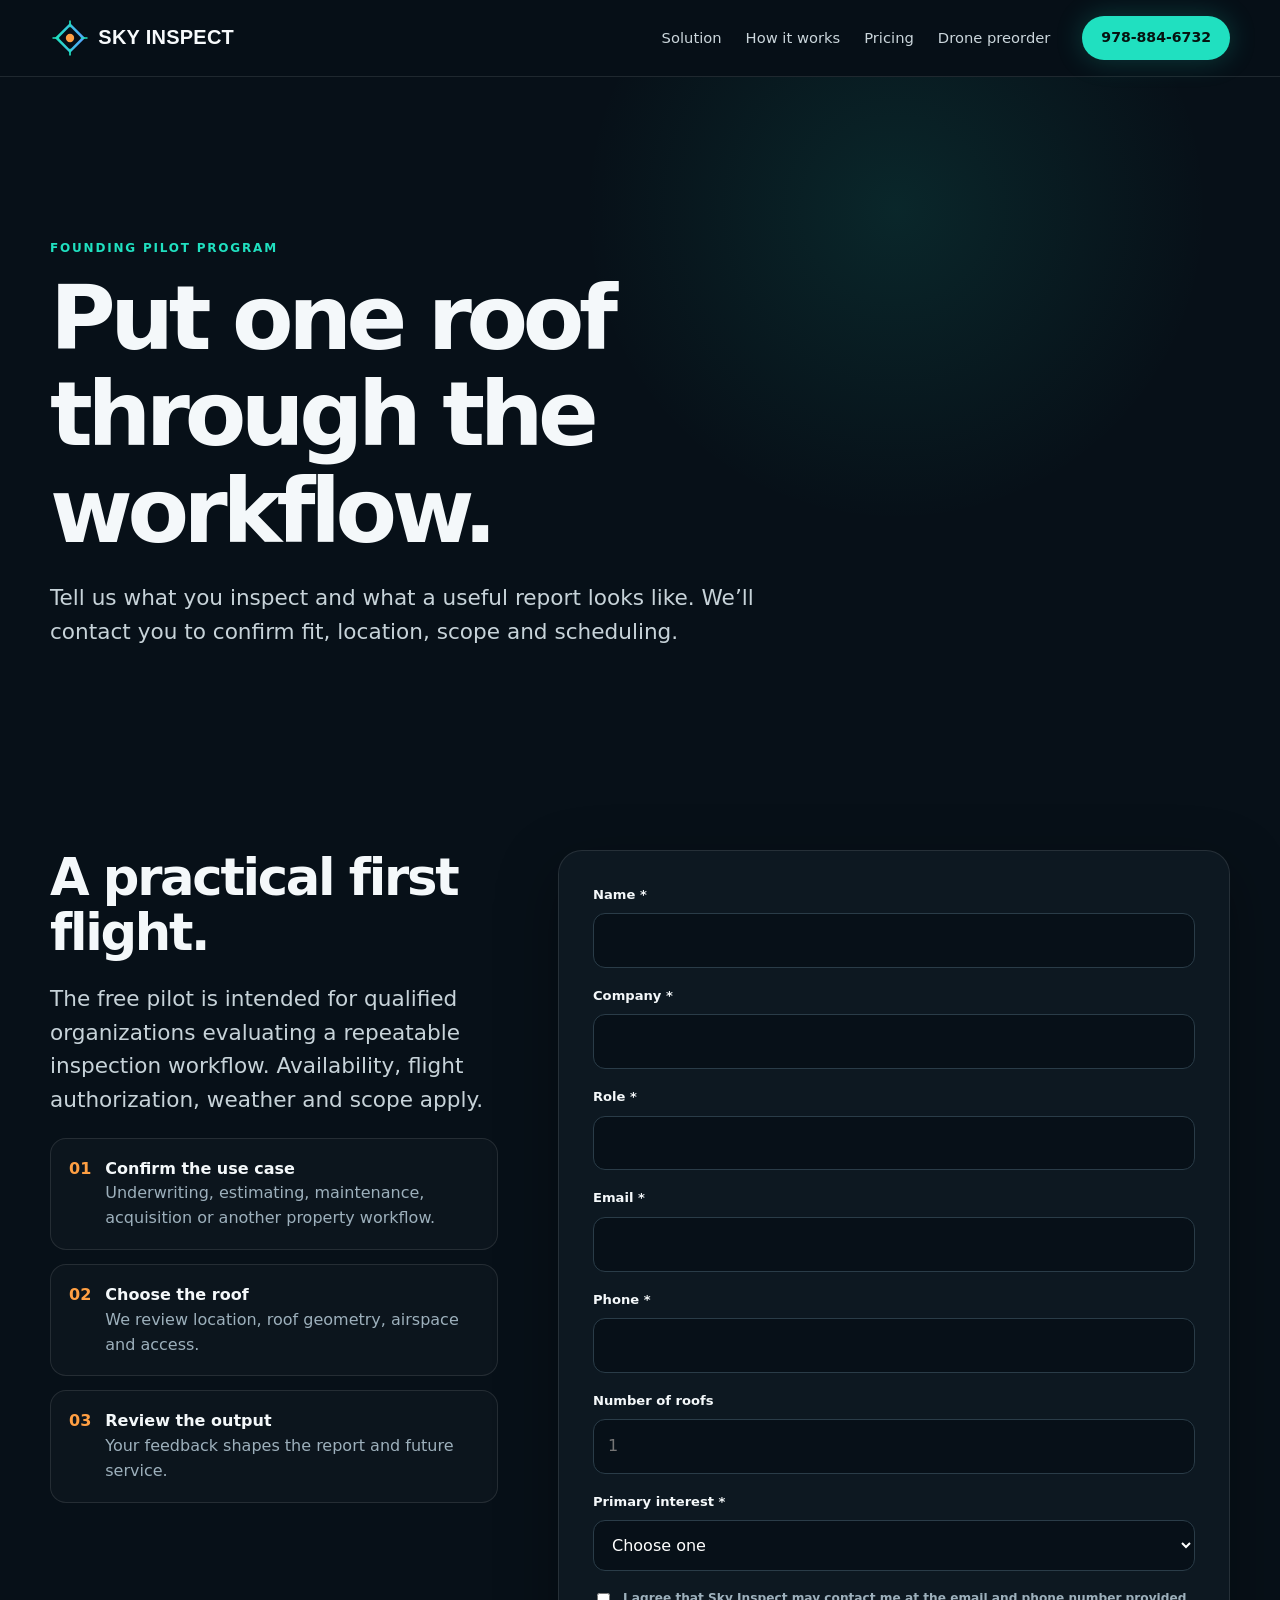
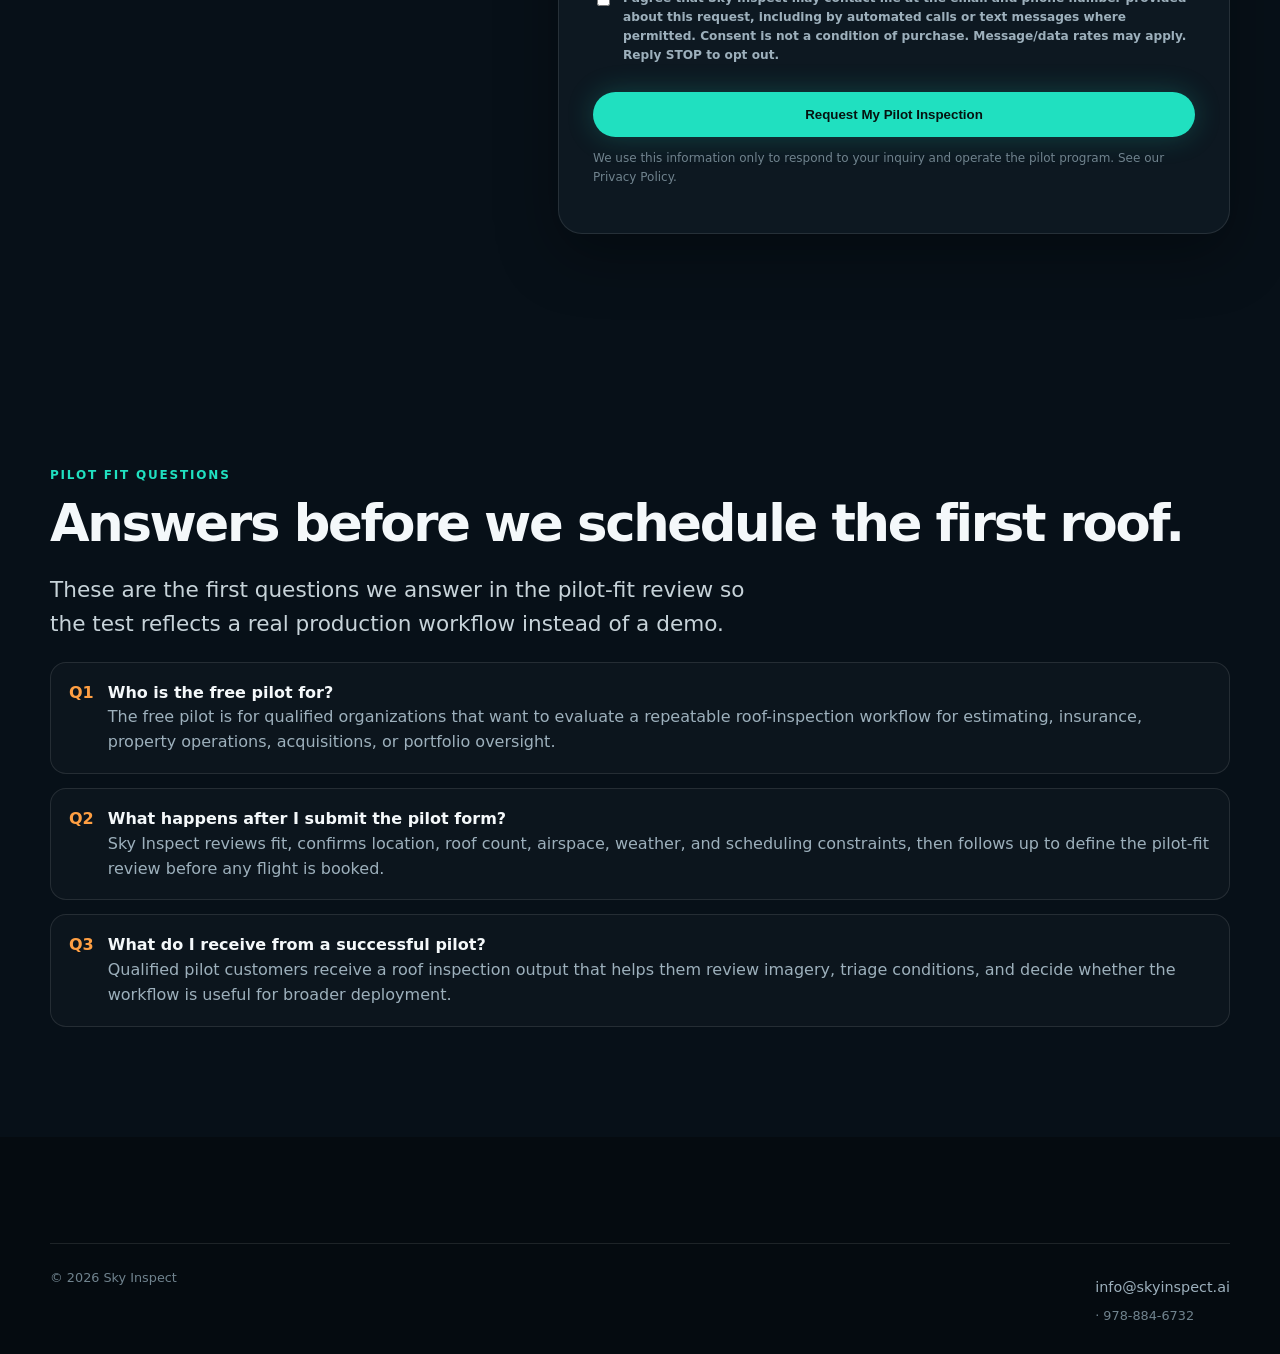
<file: pilot/index.html>
<!doctype html>
<html lang="en">
  <head>
    <meta charset="utf-8" />
    <meta name="viewport" content="width=device-width,initial-scale=1" />
    <title>Book a Free Pilot Inspection | Sky Inspect</title>
    <meta
      name="description"
      content="Apply for a free Sky Inspect AI-assisted autonomous drone roof inspection pilot."
    />
    <link rel="canonical" href="https://skyinspect.ai/pilot/" />
    <link rel="stylesheet" href="/assets/styles.css" />
    <script type="application/ld+json">
      {
        "@context": "https://schema.org",
        "@graph": [
          {
            "@type": "Service",
            "name": "Sky Inspect pilot roof inspection",
            "url": "https://skyinspect.ai/pilot/",
            "provider": {
              "@type": "Organization",
              "name": "Sky Inspect",
              "url": "https://skyinspect.ai"
            },
            "areaServed": "New England",
            "serviceType": "AI-assisted autonomous drone roof inspection pilot",
            "description": "Sky Inspect reviews pilot-fit workflows, confirms site and airspace requirements, and returns a pilot inspection report for qualified organizations."
          },
          {
            "@type": "FAQPage",
            "mainEntity": [
              {
                "@type": "Question",
                "name": "Who is the free pilot for?",
                "acceptedAnswer": {
                  "@type": "Answer",
                  "text": "The free pilot is for qualified organizations that want to evaluate a repeatable roof-inspection workflow for estimating, insurance, property operations, acquisitions, or portfolio oversight."
                }
              },
              {
                "@type": "Question",
                "name": "What happens after I submit the pilot form?",
                "acceptedAnswer": {
                  "@type": "Answer",
                  "text": "Sky Inspect reviews fit, confirms location, roof count, airspace, weather, and scheduling constraints, then follows up to define the pilot-fit review before any flight is booked."
                }
              },
              {
                "@type": "Question",
                "name": "What do I receive from a successful pilot?",
                "acceptedAnswer": {
                  "@type": "Answer",
                  "text": "Qualified pilot customers receive a roof inspection output that helps them review imagery, triage conditions, and decide whether the workflow is useful for broader deployment."
                }
              }
            ]
          }
        ]
      }
    </script>
  </head>
  <body>
    <header class="site-header">
      <div class="container nav">
        <a href="/"
          ><img class="logo" src="/assets/logo.svg" alt="Sky Inspect"
        /></a>
        <nav class="navlinks">
          <a href="/#solution">Solution</a><a href="/#process">How it works</a
          ><a href="/#pricing">Pricing</a
          ><a href="/preorder/">Drone preorder</a>
        </nav>
        <button class="menu" aria-label="Toggle navigation">☰</button
        ><a class="btn btn-primary btn-small" href="tel:+19788846732"
          >978-884-6732</a
        >
      </div>
    </header>
    <main>
      <section class="page-hero">
        <div class="container">
          <p class="eyebrow">Founding pilot program</p>
          <h1>Put one roof through the workflow.</h1>
          <p class="lead">
            Tell us what you inspect and what a useful report looks like. We’ll
            contact you to confirm fit, location, scope and scheduling.
          </p>
        </div>
      </section>
      <section>
        <div class="container form-layout">
          <div>
            <h2>A practical first flight.</h2>
            <p class="lead">
              The free pilot is intended for qualified organizations evaluating
              a repeatable inspection workflow. Availability, flight
              authorization, weather and scope apply.
            </p>
            <div class="risk-list">
              <div class="risk">
                <b>01</b>
                <div>
                  <strong>Confirm the use case</strong><br /><span class="muted"
                    >Underwriting, estimating, maintenance, acquisition or
                    another property workflow.</span
                  >
                </div>
              </div>
              <div class="risk">
                <b>02</b>
                <div>
                  <strong>Choose the roof</strong><br /><span class="muted"
                    >We review location, roof geometry, airspace and
                    access.</span
                  >
                </div>
              </div>
              <div class="risk">
                <b>03</b>
                <div>
                  <strong>Review the output</strong><br /><span class="muted"
                    >Your feedback shapes the report and future service.</span
                  >
                </div>
              </div>
            </div>
          </div>
          <form
            class="form-card"
            action="https://engine-newity.com/skyinspect-form.php"
            method="post"
          >
            <input type="hidden" name="form_type" value="pilot" />
            <div style="position: absolute; left: -9999px">
              <label
                >Leave blank<input
                  name="_honey"
                  autocomplete="off"
                  tabindex="-1"
              /></label>
            </div>
            <div class="field">
              <label for="name">Name *</label
              ><input id="name" name="name" required autocomplete="name" />
            </div>
            <div class="field">
              <label for="company">Company *</label
              ><input
                id="company"
                name="company"
                required
                autocomplete="organization"
              />
            </div>
            <div class="field">
              <label for="role">Role *</label
              ><input
                id="role"
                name="role"
                required
                autocomplete="organization-title"
              />
            </div>
            <div class="field">
              <label for="email">Email *</label
              ><input
                id="email"
                type="email"
                name="email"
                required
                autocomplete="email"
              />
            </div>
            <div class="field">
              <label for="phone">Phone *</label
              ><input
                id="phone"
                type="tel"
                name="phone"
                required
                autocomplete="tel"
              />
            </div>
            <div class="field">
              <label for="roofs">Number of roofs</label
              ><input
                id="roofs"
                type="number"
                min="1"
                name="roofs"
                placeholder="1"
              />
            </div>
            <div class="field">
              <label for="interest">Primary interest *</label
              ><select id="interest" name="interest" required>
                <option value="">Choose one</option>
                <option>Insurance</option>
                <option>Roofing contractor</option>
                <option>Property management</option>
                <option>Real estate</option>
                <option>Municipality</option>
                <option>Solar</option>
                <option>Restoration</option>
                <option>Energy auditing</option>
                <option>Hardware preorder</option>
                <option>Other</option>
              </select>
            </div>
            <label class="checks"
              ><input
                type="checkbox"
                name="consent"
                value="yes"
                required
              /><span
                >I agree that Sky Inspect may contact me at the email and phone
                number provided about this request, including by automated calls
                or text messages where permitted. Consent is not a condition of
                purchase. Message/data rates may apply. Reply STOP to opt
                out.</span
              ></label
            ><button class="btn btn-primary" type="submit">
              Request My Pilot Inspection
            </button>
            <p class="fine">
              We use this information only to respond to your inquiry and
              operate the pilot program. See our
              <a href="/privacy/">Privacy Policy</a>.
            </p>
          </form>
        </div>
      </section>
      <section>
        <div class="container">
          <p class="eyebrow">Pilot fit questions</p>
          <h2>Answers before we schedule the first roof.</h2>
          <p class="lead">
            These are the first questions we answer in the pilot-fit review so
            the test reflects a real production workflow instead of a demo.
          </p>
          <div class="risk-list">
            <div class="risk">
              <b>Q1</b>
              <div>
                <strong>Who is the free pilot for?</strong><br /><span
                  class="muted"
                  >The free pilot is for qualified organizations that want to
                  evaluate a repeatable roof-inspection workflow for estimating,
                  insurance, property operations, acquisitions, or portfolio
                  oversight.</span
                >
              </div>
            </div>
            <div class="risk">
              <b>Q2</b>
              <div>
                <strong>What happens after I submit the pilot form?</strong
                ><br /><span class="muted"
                  >Sky Inspect reviews fit, confirms location, roof count,
                  airspace, weather, and scheduling constraints, then follows
                  up to define the pilot-fit review before any flight is
                  booked.</span
                >
              </div>
            </div>
            <div class="risk">
              <b>Q3</b>
              <div>
                <strong>What do I receive from a successful pilot?</strong
                ><br /><span class="muted"
                  >Qualified pilot customers receive a roof inspection output
                  that helps them review imagery, triage conditions, and decide
                  whether the workflow is useful for broader deployment.</span
                >
              </div>
            </div>
          </div>
        </div>
      </section>
    </main>
    <footer class="footer">
      <div class="container">
        <div class="footer-bottom">
          <span>© 2026 Sky Inspect</span
          ><span
            ><a href="mailto:info@skyinspect.ai">info@skyinspect.ai</a> ·
            978-884-6732</span
          >
        </div>
      </div>
    </footer>
    <script src="/assets/site.js" defer></script>
  </body>
</html>
</file>
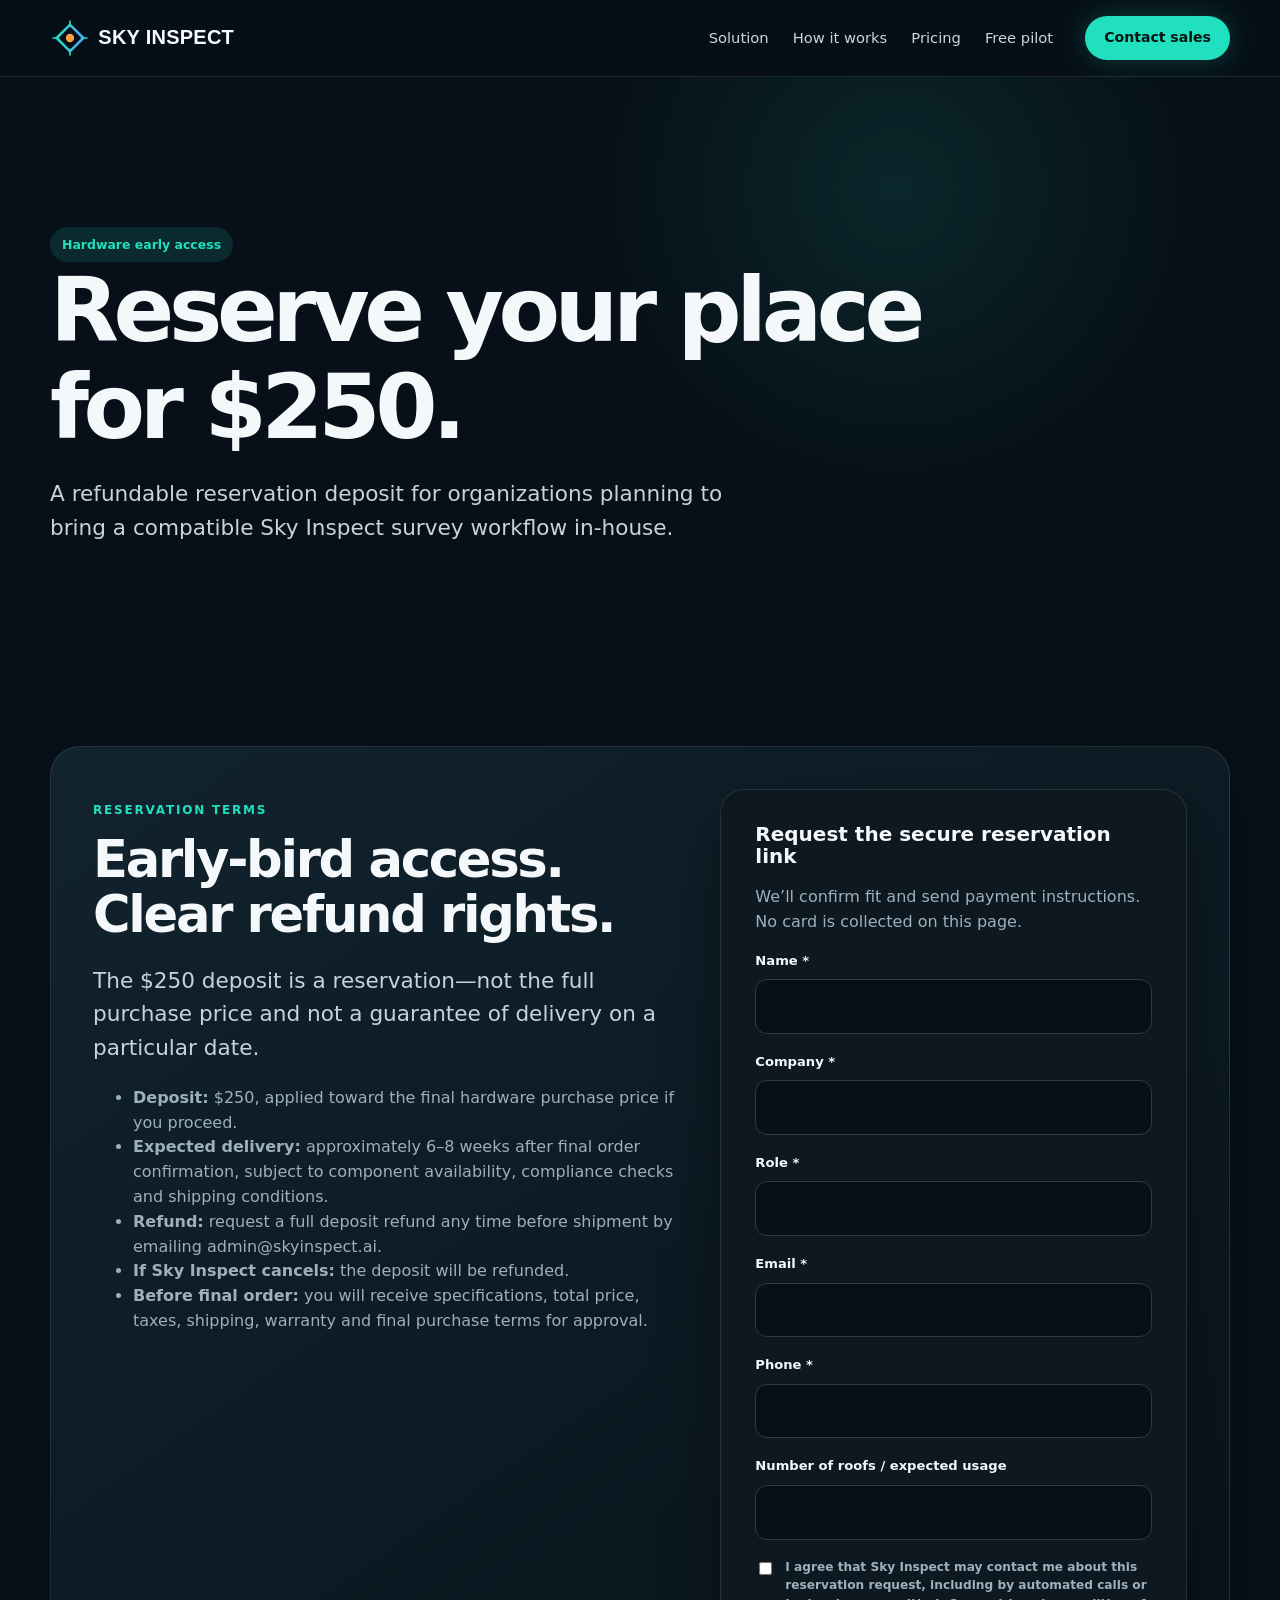
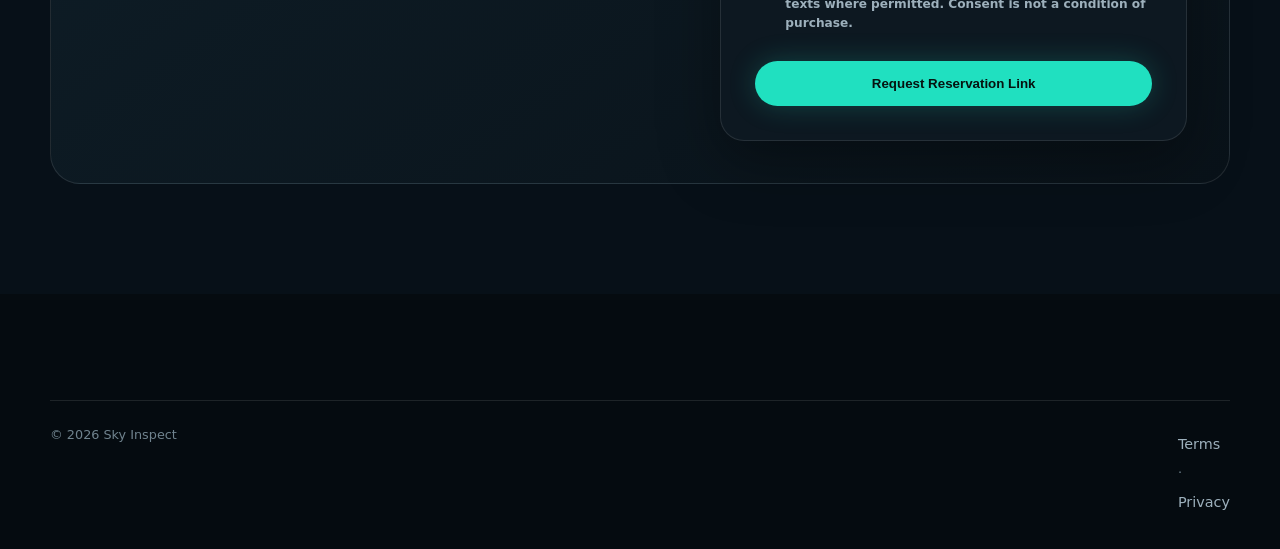
<file: preorder/index.html>
<!doctype html>
<html lang="en">
  <head>
    <meta charset="utf-8" />
    <meta name="viewport" content="width=device-width,initial-scale=1" />
    <title>Reserve a Sky Inspect Drone | $250 Refundable Deposit</title>
    <meta
      name="description"
      content="Reserve early access to Sky Inspect-compatible autonomous roof survey hardware with a $250 refundable deposit."
    />
    <link rel="canonical" href="https://skyinspect.ai/preorder/" />
    <link rel="stylesheet" href="/assets/styles.css" />
  </head>
  <body>
    <header class="site-header">
      <div class="container nav">
        <a href="/"
          ><img class="logo" src="/assets/logo.svg" alt="Sky Inspect"
        /></a>
        <nav class="navlinks">
          <a href="/#solution">Solution</a><a href="/#process">How it works</a
          ><a href="/#pricing">Pricing</a><a href="/pilot/">Free pilot</a>
        </nav>
        <button class="menu" aria-label="Toggle navigation">☰</button
        ><a class="btn btn-primary btn-small" href="/pilot/">Contact sales</a>
      </div>
    </header>
    <main>
      <section class="page-hero">
        <div class="container">
          <span class="badge">Hardware early access</span>
          <h1>Reserve your place for $250.</h1>
          <p class="lead">
            A refundable reservation deposit for organizations planning to bring
            a compatible Sky Inspect survey workflow in-house.
          </p>
        </div>
      </section>
      <section>
        <div class="container preorder-card">
          <div>
            <p class="eyebrow">Reservation terms</p>
            <h2>Early-bird access. Clear refund rights.</h2>
            <p class="lead">
              The $250 deposit is a reservation—not the full purchase price and
              not a guarantee of delivery on a particular date.
            </p>
            <ul class="muted">
              <li>
                <strong>Deposit:</strong> $250, applied toward the final
                hardware purchase price if you proceed.
              </li>
              <li>
                <strong>Expected delivery:</strong> approximately 6–8 weeks
                after final order confirmation, subject to component
                availability, compliance checks and shipping conditions.
              </li>
              <li>
                <strong>Refund:</strong> request a full deposit refund any time
                before shipment by emailing admin@skyinspect.ai.
              </li>
              <li>
                <strong>If Sky Inspect cancels:</strong> the deposit will be
                refunded.
              </li>
              <li>
                <strong>Before final order:</strong> you will receive
                specifications, total price, taxes, shipping, warranty and final
                purchase terms for approval.
              </li>
            </ul>
          </div>
          <div class="form-card">
            <h3>Request the secure reservation link</h3>
            <p class="muted">
              We’ll confirm fit and send payment instructions. No card is
              collected on this page.
            </p>
            <form action="https://engine-newity.com/skyinspect-form.php" method="post">
              <input type="hidden" name="form_type" value="preorder" /><input
                type="hidden"
                name="interest"
                value="Hardware preorder"
              />
              <div style="position: absolute; left: -9999px">
                <input name="_honey" tabindex="-1" />
              </div>
              <div class="field">
                <label>Name *</label><input name="name" required />
              </div>
              <div class="field">
                <label>Company *</label><input name="company" required />
              </div>
              <div class="field">
                <label>Role *</label><input name="role" required />
              </div>
              <div class="field">
                <label>Email *</label
                ><input type="email" name="email" required />
              </div>
              <div class="field">
                <label>Phone *</label><input type="tel" name="phone" required />
              </div>
              <div class="field">
                <label>Number of roofs / expected usage</label
                ><input name="roofs" />
              </div>
              <label class="checks"
                ><input
                  type="checkbox"
                  name="consent"
                  value="yes"
                  required
                /><span
                  >I agree that Sky Inspect may contact me about this
                  reservation request, including by automated calls or texts
                  where permitted. Consent is not a condition of purchase.</span
                ></label
              ><button class="btn btn-primary" type="submit">
                Request Reservation Link
              </button>
            </form>
          </div>
        </div>
      </section>
    </main>
    <footer class="footer">
      <div class="container">
        <div class="footer-bottom">
          <span>© 2026 Sky Inspect</span
          ><span
            ><a href="/terms/">Terms</a> · <a href="/privacy/">Privacy</a></span
          >
        </div>
      </div>
    </footer>
    <script src="/assets/site.js" defer></script>
  </body>
</html>
</file>
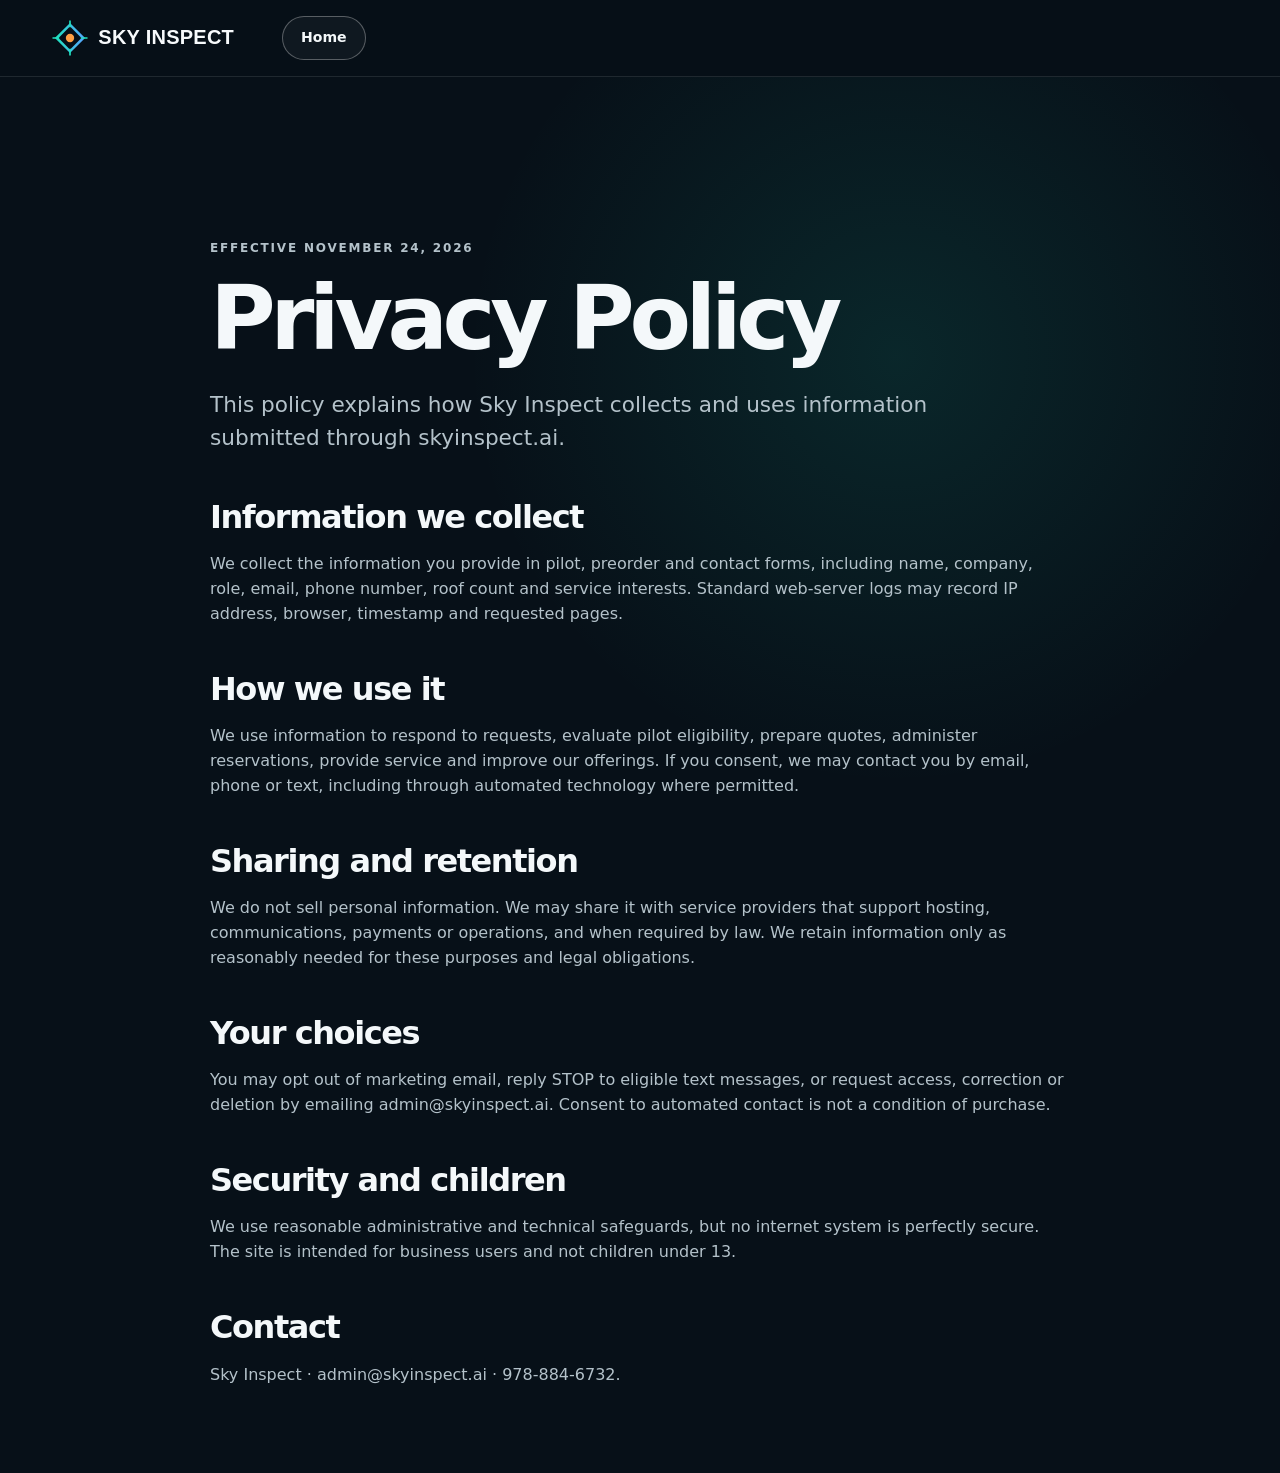
<file: privacy/index.html>
<!doctype html>
<html lang="en">
  <head>
    <meta charset="utf-8" />
    <meta name="viewport" content="width=device-width,initial-scale=1" />
    <title>Privacy Policy | Sky Inspect</title>
    <meta
      name="description"
      content="Read how Sky Inspect collects, uses, and protects information submitted through skyinspect.ai forms and services."
    />
    <link rel="canonical" href="https://skyinspect.ai/privacy/" />
    <link rel="stylesheet" href="/assets/styles.css" />
  </head>
  <body>
    <header class="site-header">
      <div class="container nav">
        <a href="/"
          ><img class="logo" src="/assets/logo.svg" alt="Sky Inspect" /></a
        ><a class="btn btn-secondary btn-small" href="/">Home</a>
      </div>
    </header>
    <main>
      <section class="page-hero">
        <div class="container terms">
          <p class="eyebrow">Effective November 24, 2026</p>
          <h1>Privacy Policy</h1>
          <p class="lead">
            This policy explains how Sky Inspect collects and uses information
            submitted through skyinspect.ai.
          </p>
          <h2>Information we collect</h2>
          <p>
            We collect the information you provide in pilot, preorder and
            contact forms, including name, company, role, email, phone number,
            roof count and service interests. Standard web-server logs may
            record IP address, browser, timestamp and requested pages.
          </p>
          <h2>How we use it</h2>
          <p>
            We use information to respond to requests, evaluate pilot
            eligibility, prepare quotes, administer reservations, provide
            service and improve our offerings. If you consent, we may contact
            you by email, phone or text, including through automated technology
            where permitted.
          </p>
          <h2>Sharing and retention</h2>
          <p>
            We do not sell personal information. We may share it with service
            providers that support hosting, communications, payments or
            operations, and when required by law. We retain information only as
            reasonably needed for these purposes and legal obligations.
          </p>
          <h2>Your choices</h2>
          <p>
            You may opt out of marketing email, reply STOP to eligible text
            messages, or request access, correction or deletion by emailing
            <a href="mailto:admin@skyinspect.ai">admin@skyinspect.ai</a>.
            Consent to automated contact is not a condition of purchase.
          </p>
          <h2>Security and children</h2>
          <p>
            We use reasonable administrative and technical safeguards, but no
            internet system is perfectly secure. The site is intended for
            business users and not children under 13.
          </p>
          <h2>Contact</h2>
          <p>
            Sky Inspect ·
            <a href="mailto:admin@skyinspect.ai">admin@skyinspect.ai</a> ·
            <a href="tel:+19788846732">978-884-6732</a>.
          </p>
        </div>
      </section>
    </main>
  </body>
</html>
</file>
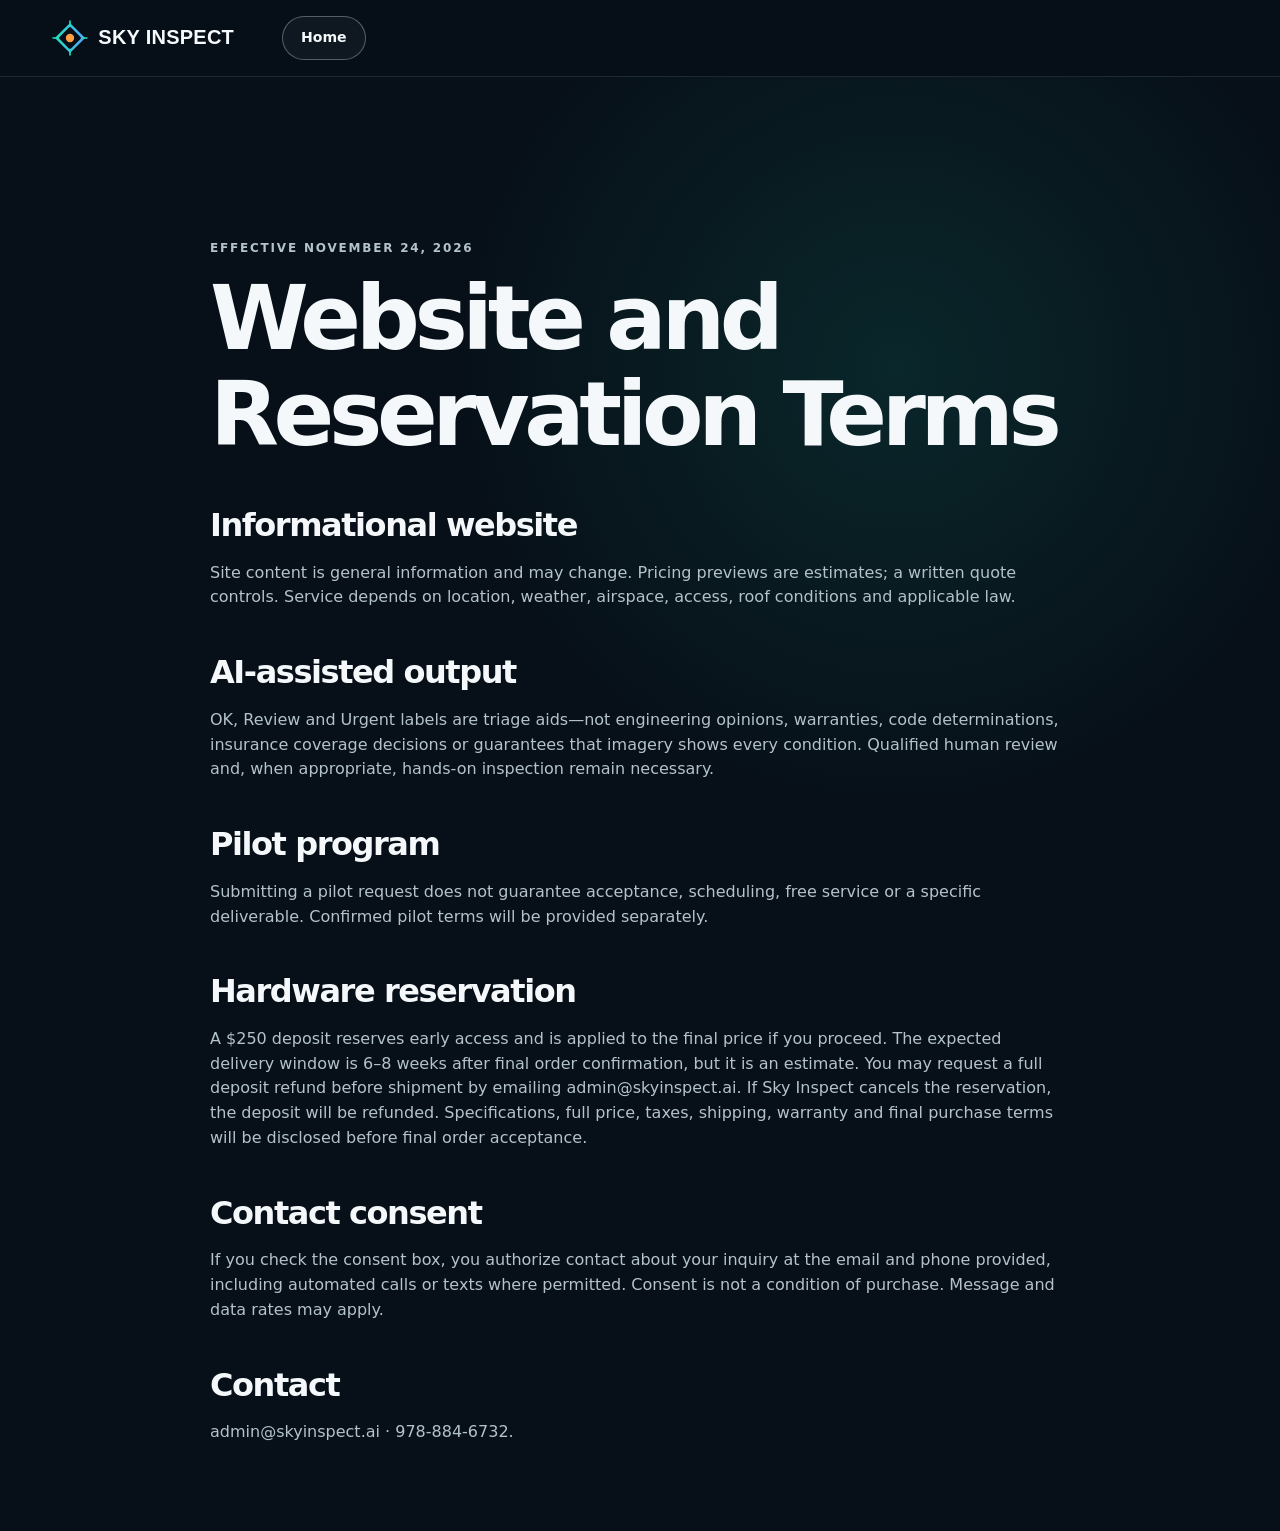
<file: terms/index.html>
<!doctype html>
<html lang="en">
  <head>
    <meta charset="utf-8" />
    <meta name="viewport" content="width=device-width,initial-scale=1" />
    <title>Terms | Sky Inspect</title>
    <meta
      name="description"
      content="Review the website, reservation, pilot program, and AI-assisted output terms for Sky Inspect services."
    />
    <link rel="canonical" href="https://skyinspect.ai/terms/" />
    <link rel="stylesheet" href="/assets/styles.css" />
  </head>
  <body>
    <header class="site-header">
      <div class="container nav">
        <a href="/"
          ><img class="logo" src="/assets/logo.svg" alt="Sky Inspect" /></a
        ><a class="btn btn-secondary btn-small" href="/">Home</a>
      </div>
    </header>
    <main>
      <section class="page-hero">
        <div class="container terms">
          <p class="eyebrow">Effective November 24, 2026</p>
          <h1>Website and Reservation Terms</h1>
          <h2>Informational website</h2>
          <p>
            Site content is general information and may change. Pricing previews
            are estimates; a written quote controls. Service depends on
            location, weather, airspace, access, roof conditions and applicable
            law.
          </p>
          <h2>AI-assisted output</h2>
          <p>
            OK, Review and Urgent labels are triage aids—not engineering
            opinions, warranties, code determinations, insurance coverage
            decisions or guarantees that imagery shows every condition.
            Qualified human review and, when appropriate, hands-on inspection
            remain necessary.
          </p>
          <h2>Pilot program</h2>
          <p>
            Submitting a pilot request does not guarantee acceptance,
            scheduling, free service or a specific deliverable. Confirmed pilot
            terms will be provided separately.
          </p>
          <h2>Hardware reservation</h2>
          <p>
            A $250 deposit reserves early access and is applied to the final
            price if you proceed. The expected delivery window is 6–8 weeks
            after final order confirmation, but it is an estimate. You may
            request a full deposit refund before shipment by emailing
            admin@skyinspect.ai. If Sky Inspect cancels the reservation, the
            deposit will be refunded. Specifications, full price, taxes,
            shipping, warranty and final purchase terms will be disclosed before
            final order acceptance.
          </p>
          <h2>Contact consent</h2>
          <p>
            If you check the consent box, you authorize contact about your
            inquiry at the email and phone provided, including automated calls
            or texts where permitted. Consent is not a condition of purchase.
            Message and data rates may apply.
          </p>
          <h2>Contact</h2>
          <p>
            <a href="mailto:admin@skyinspect.ai">admin@skyinspect.ai</a> ·
            <a href="tel:+19788846732">978-884-6732</a>.
          </p>
        </div>
      </section>
    </main>
  </body>
</html>
</file>
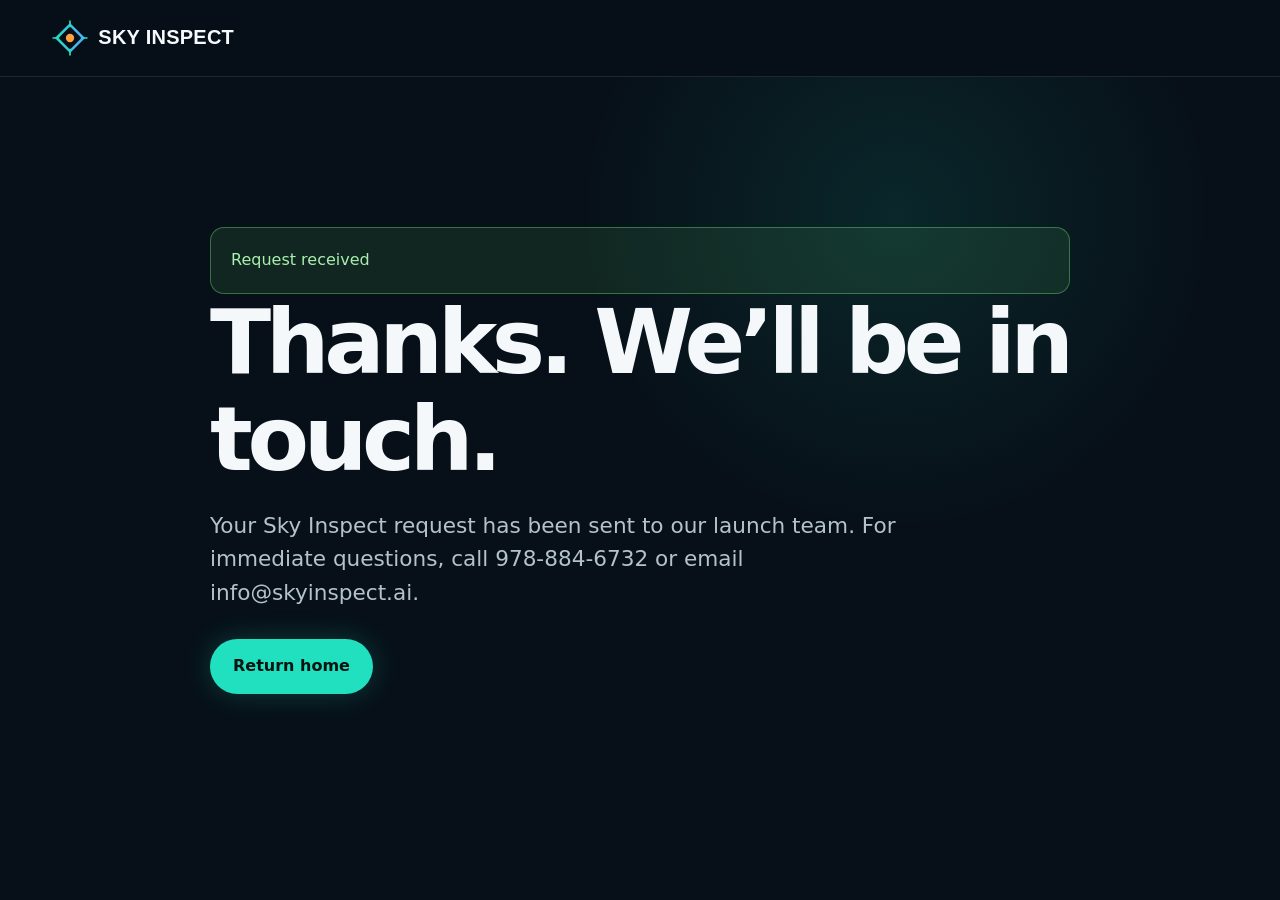
<file: thanks/index.html>
<!doctype html>
<html lang="en">
  <head>
    <meta charset="utf-8" />
    <meta name="viewport" content="width=device-width,initial-scale=1" />
    <title>Request Received | Sky Inspect</title>
    <link rel="stylesheet" href="/assets/styles.css" />
  </head>
  <body>
    <header class="site-header">
      <div class="container nav">
        <a href="/"
          ><img class="logo" src="/assets/logo.svg" alt="Sky Inspect"
        /></a>
      </div>
    </header>
    <main>
      <section class="page-hero">
        <div class="container terms">
          <div class="success">Request received</div>
          <h1>Thanks. We’ll be in touch.</h1>
          <p class="lead">
            Your Sky Inspect request has been sent to our launch team. For
            immediate questions, call
            <a href="tel:+19788846732">978-884-6732</a> or email
            <a href="mailto:info@skyinspect.ai">info@skyinspect.ai</a>.
          </p>
          <div class="actions">
            <a class="btn btn-primary" href="/">Return home</a>
          </div>
        </div>
      </section>
    </main>
  </body>
</html>
</file>
<file: assets/styles.css>
:root{--ink:#071018;--panel:#0d1821;--panel2:#111f2a;--text:#f4f8fa;--muted:#9db0bc;--teal:#20e0c0;--teal2:#0bbda3;--orange:#ff9f43;--red:#ff5d5d;--line:rgba(255,255,255,.1);--max:1180px;--shadow:0 20px 60px rgba(0,0,0,.35)}
*{box-sizing:border-box}html{scroll-behavior:smooth}body{margin:0;background:var(--ink);color:var(--text);font-family:Inter,ui-sans-serif,system-ui,-apple-system,"Segoe UI",sans-serif;line-height:1.55}a{color:inherit;text-decoration:none}img{max-width:100%;display:block}.container{width:min(var(--max),calc(100% - 40px));margin:auto}.eyebrow{text-transform:uppercase;letter-spacing:.15em;font-size:.75rem;font-weight:800;color:var(--teal)}h1,h2,h3{line-height:1.08;margin:0 0 18px}h1{font-size:clamp(3rem,7vw,6.4rem);letter-spacing:-.06em;max-width:880px}h2{font-size:clamp(2.1rem,4vw,4.2rem);letter-spacing:-.045em}h3{font-size:1.25rem}.lead{font-size:clamp(1.08rem,2vw,1.35rem);color:#c7d3d9;max-width:720px}.muted{color:var(--muted)}
.site-header{position:sticky;top:0;z-index:30;background:rgba(7,16,24,.76);backdrop-filter:blur(18px);border-bottom:1px solid var(--line)}.nav{height:76px;display:flex;align-items:center;gap:32px}.logo{width:200px}.navlinks{display:flex;gap:24px;margin-left:auto;font-size:.92rem;color:#cbd6dc}.navlinks a:hover{color:var(--teal)}.menu{display:none;background:none;border:0;color:#fff;font-size:1.6rem}.btn{display:inline-flex;align-items:center;justify-content:center;gap:8px;border-radius:999px;padding:14px 22px;font-weight:800;border:1px solid transparent;transition:.25s transform,.25s box-shadow,.25s background}.btn:hover{transform:translateY(-2px)}.btn-primary{background:var(--teal);color:#061310;box-shadow:0 0 28px rgba(32,224,192,.22)}.btn-primary:hover{background:#65f2dc}.btn-secondary{border-color:rgba(255,255,255,.3);background:rgba(255,255,255,.04)}.btn-secondary:hover{border-color:var(--teal)}.btn-small{padding:10px 18px;font-size:.88rem}
.hero{min-height:790px;position:relative;display:grid;align-items:center;overflow:hidden;background:#08121a url('skyinspect-hero.png') center/cover no-repeat}.hero-video{position:absolute;inset:0;width:100%;height:100%;object-fit:cover;object-position:center;z-index:0}.hero:before{content:"";position:absolute;inset:0;z-index:1;background:linear-gradient(90deg,rgba(5,12,18,.98) 0%,rgba(5,12,18,.86) 36%,rgba(5,12,18,.25) 67%,rgba(5,12,18,.08))}.hero:after{content:"";position:absolute;inset:0;z-index:1;background:linear-gradient(0deg,#071018 0,transparent 24%)}.hero-content{position:relative;z-index:2;padding:130px 0 110px}.hero h1 span{color:var(--teal)}.hero .lead{max-width:680px}.actions{display:flex;flex-wrap:wrap;gap:14px;margin-top:30px}.status-row{display:flex;gap:12px;flex-wrap:wrap;margin-top:34px}.status{display:flex;align-items:center;gap:8px;padding:8px 12px;border:1px solid var(--line);border-radius:99px;background:rgba(8,18,26,.65);font-size:.8rem}.dot{width:8px;height:8px;border-radius:50%}.ok{background:#70e477}.review{background:var(--orange)}.urgent{background:var(--red)}
.trust{border-block:1px solid var(--line);background:#0b151d}.trust-inner{min-height:105px;display:grid;grid-template-columns:repeat(4,1fr);align-items:center;gap:22px;text-align:center}.trust-item strong{display:block;font-size:1.55rem;color:#fff}.trust-item span{font-size:.78rem;color:var(--muted);text-transform:uppercase;letter-spacing:.08em}
section{padding:110px 0}.section-head{display:grid;grid-template-columns:1.15fr .85fr;gap:70px;align-items:end;margin-bottom:54px}.problem{background:radial-gradient(circle at 15% 10%,rgba(32,224,192,.08),transparent 32%),var(--ink)}.problem-grid{display:grid;grid-template-columns:1.1fr .9fr;gap:70px;align-items:center}.problem-visual{border:1px solid var(--line);border-radius:28px;padding:26px;background:linear-gradient(145deg,#101f2a,#09131b);box-shadow:var(--shadow)}.risk-list{display:grid;gap:14px}.risk{display:flex;gap:14px;align-items:flex-start;padding:18px;border:1px solid var(--line);border-radius:16px;background:rgba(255,255,255,.025)}.risk b{color:var(--orange)}
.features{background:#0a141c}.card-grid{display:grid;grid-template-columns:repeat(4,1fr);gap:16px}.card{border:1px solid var(--line);border-radius:22px;padding:28px;background:linear-gradient(160deg,rgba(255,255,255,.055),rgba(255,255,255,.012));transition:.28s transform,.28s border-color}.card:hover{transform:translateY(-5px);border-color:rgba(32,224,192,.55)}.icon{width:46px;height:46px;border-radius:14px;display:grid;place-items:center;background:rgba(32,224,192,.12);color:var(--teal);font-weight:900;margin-bottom:26px}.card p{color:var(--muted);margin-bottom:0}.report-mini{margin-top:38px;display:grid;grid-template-columns:1fr 1fr 1fr;gap:10px}.report-mini div{border-radius:14px;padding:12px;text-align:center;font-weight:800;font-size:.8rem}.report-mini .r1{background:rgba(112,228,119,.14);color:#91ec96}.report-mini .r2{background:rgba(255,159,67,.14);color:#ffc07d}.report-mini .r3{background:rgba(255,93,93,.14);color:#ff8a8a}
.steps{display:grid;grid-template-columns:repeat(3,1fr);gap:22px;counter-reset:step}.step{position:relative;border-top:1px solid var(--line);padding:34px 22px 20px 0}.step:before{counter-increment:step;content:"0" counter(step);display:block;color:var(--teal);font:800 2rem/1 ui-monospace,monospace;margin-bottom:55px}.step:not(:last-child):after{content:"";position:absolute;top:-2px;right:15px;width:10px;height:10px;border-radius:50%;background:var(--teal);box-shadow:0 0 20px var(--teal)}
.usecases{background:#eef4f4;color:#09131b}.usecases .eyebrow{color:#007c6a}.usecases .muted{color:#53636b}.use-grid{display:grid;grid-template-columns:repeat(4,1fr);gap:14px}.use{min-height:170px;border-radius:18px;padding:24px;background:#fff;border:1px solid #d8e1e2;display:flex;flex-direction:column;justify-content:space-between;transition:.25s}.use:hover{transform:translateY(-4px);box-shadow:0 16px 35px rgba(20,50,50,.1)}.use span{font-size:1.8rem}.use p{color:#64757c;margin:0;font-size:.92rem}
.pricing{background:#0a141c}.price-grid{display:grid;grid-template-columns:repeat(3,1fr);gap:18px}.price{padding:32px;border:1px solid var(--line);border-radius:24px;background:var(--panel)}.price.featured{border-color:var(--teal);box-shadow:0 0 38px rgba(32,224,192,.1)}.amount{font-size:2.6rem;font-weight:850;letter-spacing:-.04em}.price ul{padding-left:20px;color:var(--muted);min-height:130px}.price li{margin:8px 0}.pilot{display:grid;grid-template-columns:1fr .8fr;gap:28px;margin-top:24px;padding:34px;border-radius:24px;background:linear-gradient(135deg,rgba(32,224,192,.12),rgba(85,167,255,.08));border:1px solid rgba(32,224,192,.3)}
.quote{font-size:clamp(1.6rem,3vw,2.8rem);letter-spacing:-.03em;max-width:950px}.quote-mark{color:var(--teal);font-size:5rem;line-height:.5}.faq{max-width:900px}.faq details{border-bottom:1px solid var(--line);padding:22px 0}.faq summary{cursor:pointer;font-size:1.08rem;font-weight:750;list-style:none;display:flex;justify-content:space-between}.faq summary:after{content:"+";color:var(--teal)}.faq details[open] summary:after{content:"–"}.faq details p{color:var(--muted);max-width:760px}
.cta-band{padding:76px 0;background:var(--teal);color:#061310}.cta-band .container{display:flex;align-items:center;justify-content:space-between;gap:30px}.cta-band h2{max-width:760px;margin:0}.cta-band .btn{background:#071018;color:#fff}.footer{padding:64px 0 28px;background:#050b10}.footer-grid{display:grid;grid-template-columns:1.4fr repeat(3,1fr);gap:35px}.footer h4{margin:0 0 14px}.footer a,.footer p{color:var(--muted);font-size:.9rem}.footer a{display:block;margin:8px 0}.footer-bottom{border-top:1px solid var(--line);margin-top:42px;padding-top:24px;color:#70838e;font-size:.8rem;display:flex;justify-content:space-between}
.page-hero{padding:150px 0 70px;background:radial-gradient(circle at 70% 20%,rgba(32,224,192,.11),transparent 30%)}.form-layout{display:grid;grid-template-columns:.8fr 1.2fr;gap:60px;align-items:start}.form-card{padding:34px;border:1px solid var(--line);border-radius:24px;background:var(--panel);box-shadow:var(--shadow)}label{display:block;font-size:.82rem;font-weight:750;margin-bottom:8px}.field{margin-bottom:18px}input,select,textarea{width:100%;background:#071018;border:1px solid #2a3c48;border-radius:12px;color:#fff;padding:14px;font:inherit}input:focus,select:focus,textarea:focus{outline:2px solid var(--teal);outline-offset:1px}.checks{display:flex;gap:10px;align-items:flex-start;color:var(--muted);font-size:.76rem}.checks input{width:auto;margin-top:4px}.form-card .btn{width:100%;margin-top:20px}.fine{font-size:.75rem;color:#70838e}.success{padding:20px;border:1px solid rgba(112,228,119,.4);background:rgba(112,228,119,.1);border-radius:14px;color:#a9efad}.terms{max-width:860px}.terms h2{font-size:2rem;margin-top:45px}.terms p,.terms li{color:#b4c2ca}.badge{display:inline-flex;padding:8px 12px;border-radius:99px;background:rgba(32,224,192,.12);color:var(--teal);font-weight:800;font-size:.78rem}.preorder-card{display:grid;grid-template-columns:1fr .8fr;gap:44px;padding:42px;border:1px solid var(--line);border-radius:30px;background:linear-gradient(145deg,#11232e,#091219)}
.story-grid{display:grid;grid-template-columns:1.1fr .9fr;gap:60px;align-items:start}.story-card{padding:30px;border:1px solid var(--line);border-radius:24px;background:var(--panel)}.story-card strong{display:block;color:var(--teal);font-size:1.7rem}.contact-grid{display:grid;grid-template-columns:repeat(2,1fr);gap:18px}.contact-card{padding:28px;border:1px solid var(--line);border-radius:22px;background:var(--panel)}.contact-card a{color:var(--teal)}
.reveal{opacity:1;transform:none;transition:opacity .7s ease,transform .7s ease}.js .reveal{opacity:0;transform:translateY(24px)}.js .reveal.visible{opacity:1;transform:none}
@media(max-width:900px){.navlinks{position:fixed;inset:76px 0 auto;background:#071018;padding:26px 20px;display:none;flex-direction:column;border-bottom:1px solid var(--line)}.navlinks.open{display:flex}.menu{display:block;margin-left:auto}.nav>.btn{display:none}.hero{min-height:720px}.hero-video{object-position:58% center}.hero:before{background:linear-gradient(90deg,rgba(5,12,18,.96),rgba(5,12,18,.7))}.section-head,.problem-grid,.pilot,.form-layout,.preorder-card{grid-template-columns:1fr}.card-grid,.use-grid{grid-template-columns:repeat(2,1fr)}.price-grid{grid-template-columns:1fr}.footer-grid{grid-template-columns:1fr 1fr}.trust-inner{grid-template-columns:1fr 1fr;padding:24px 0}.steps{grid-template-columns:1fr}.step:before{margin-bottom:20px}.step:after{display:none}.cta-band .container{align-items:flex-start;flex-direction:column}}
@media(max-width:560px){.container{width:min(var(--max),calc(100% - 28px))}.hero{min-height:760px}.hero-content{padding-top:110px}h1{font-size:3.25rem}.card-grid,.use-grid{grid-template-columns:1fr}.actions .btn{width:100%}.footer-grid{grid-template-columns:1fr}.footer-bottom{display:block}.trust-inner{grid-template-columns:1fr 1fr}.logo{width:175px}.form-card{padding:22px}section{padding:80px 0}}
@media(max-width:900px){.story-grid{grid-template-columns:1fr}}
@media(max-width:560px){.contact-grid{grid-template-columns:1fr}}
@media(prefers-reduced-motion:reduce){*{scroll-behavior:auto!important;transition:none!important}.reveal{opacity:1;transform:none}.hero-video{display:none}}
</file>
